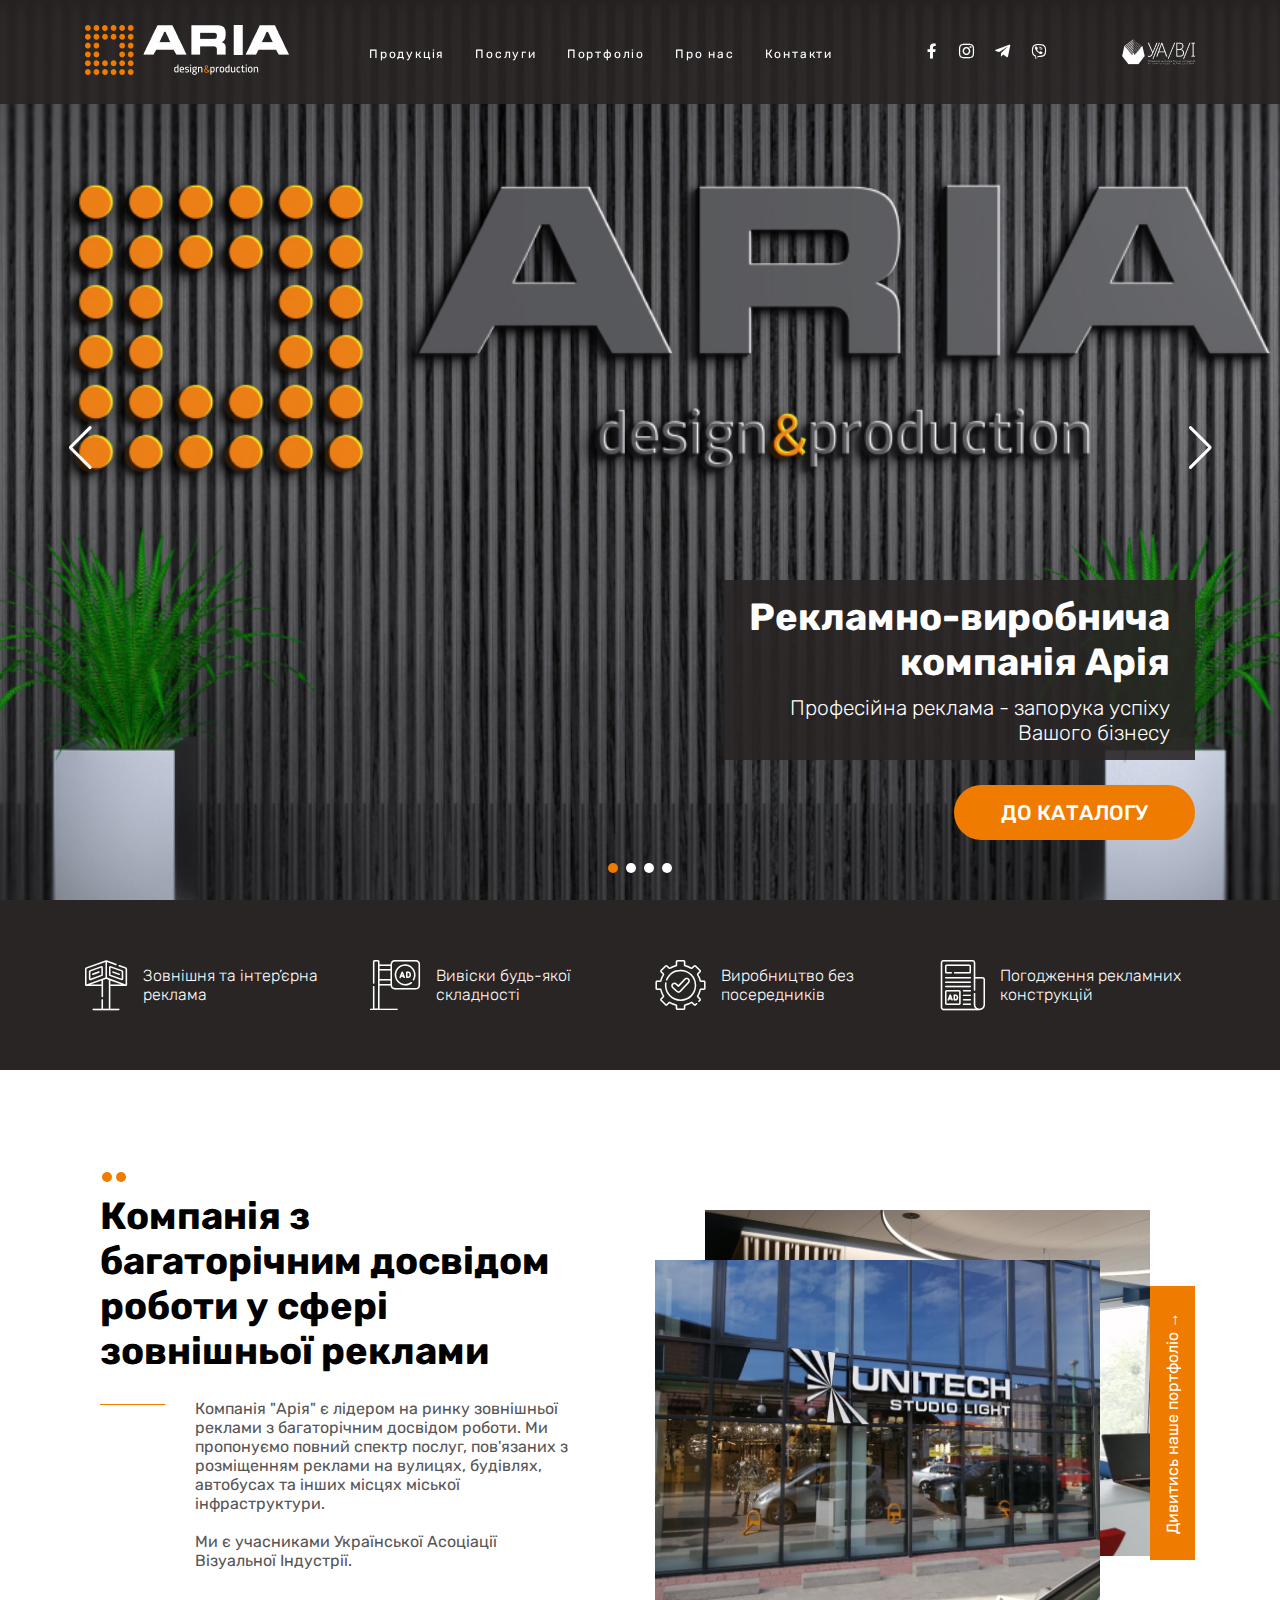
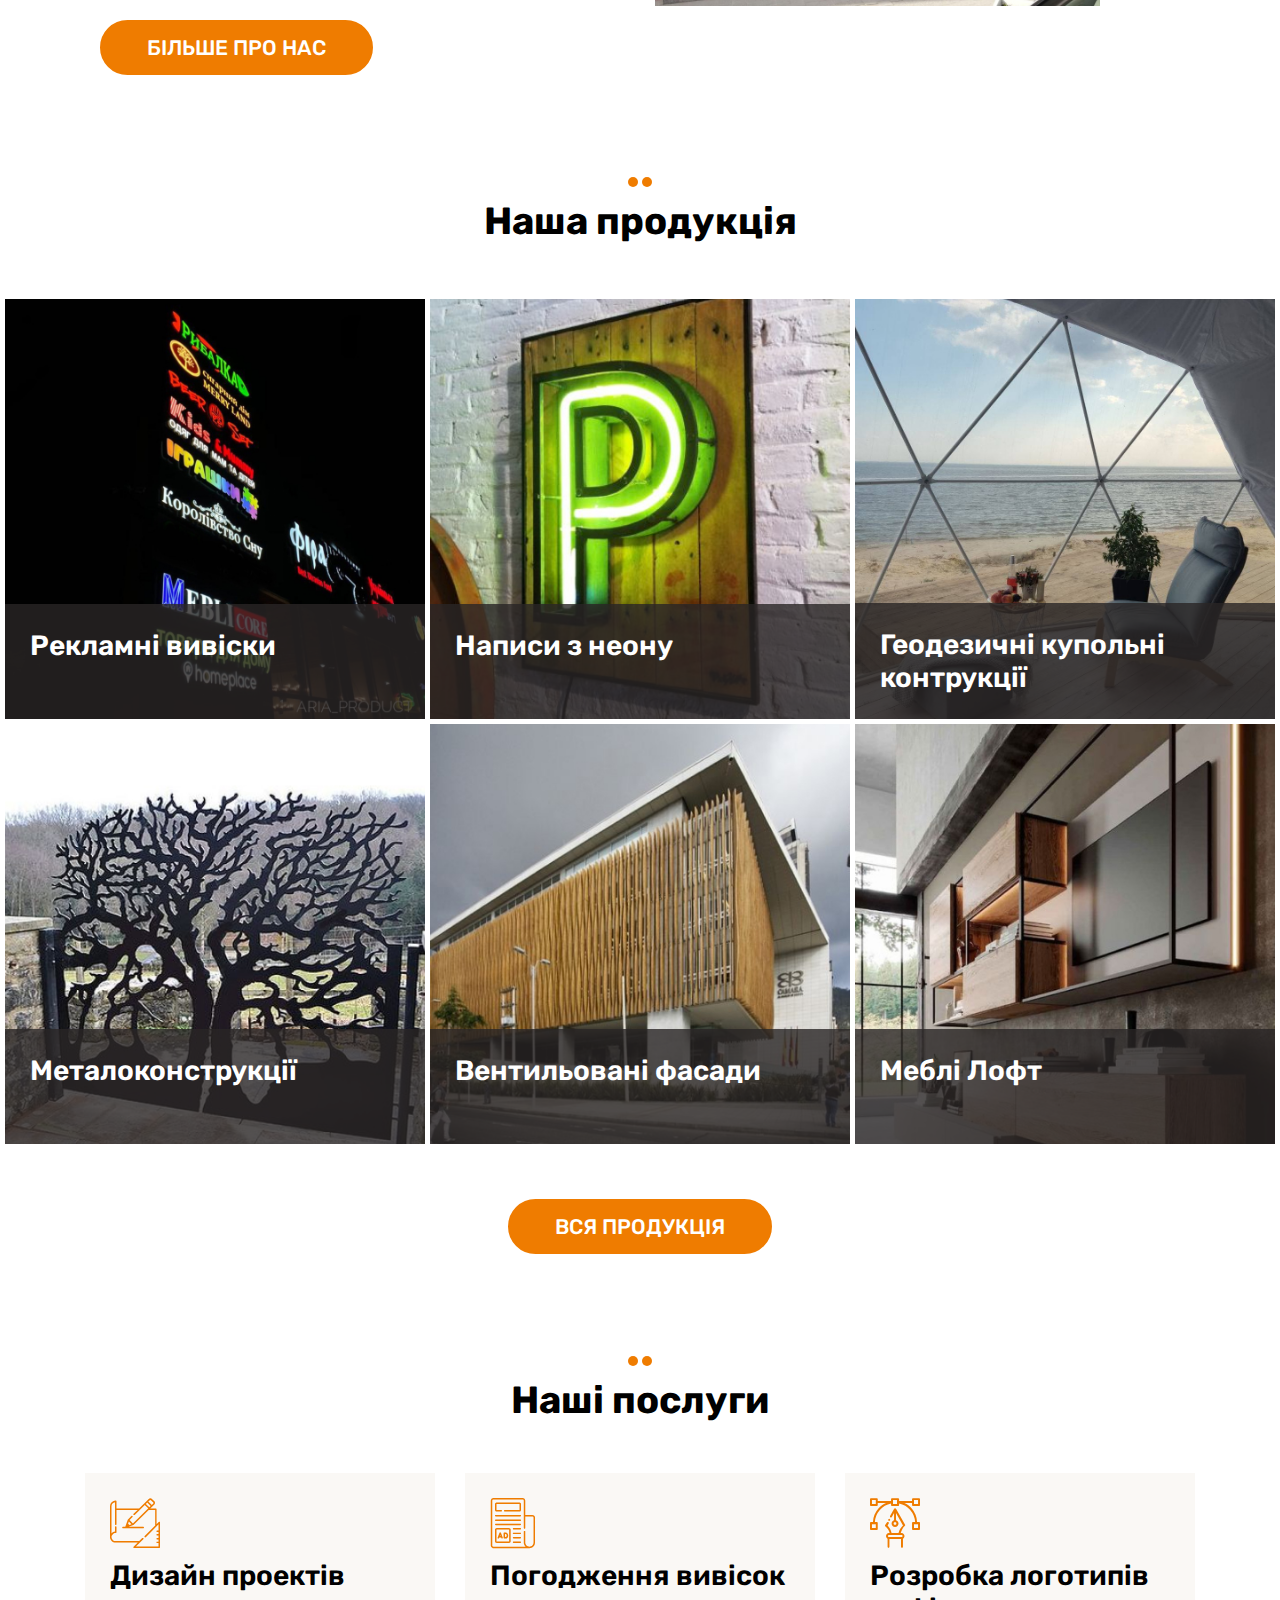
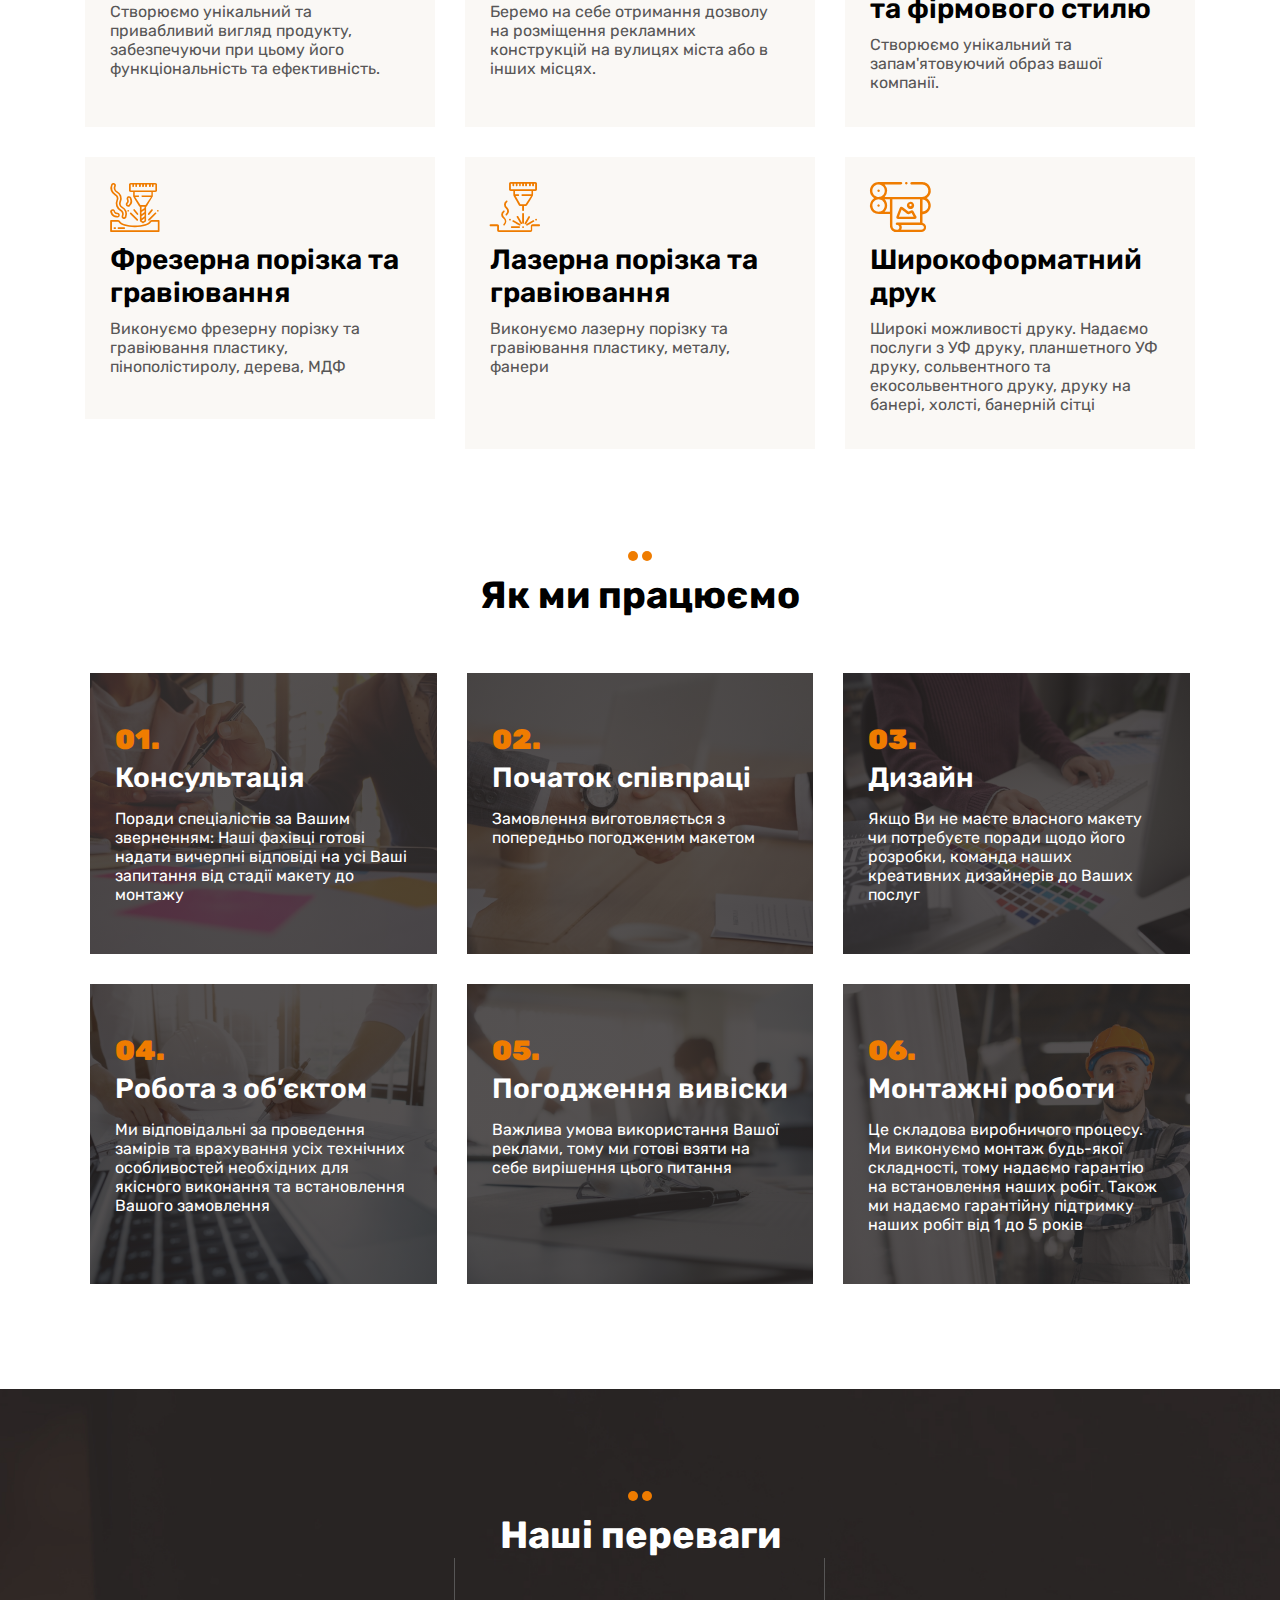
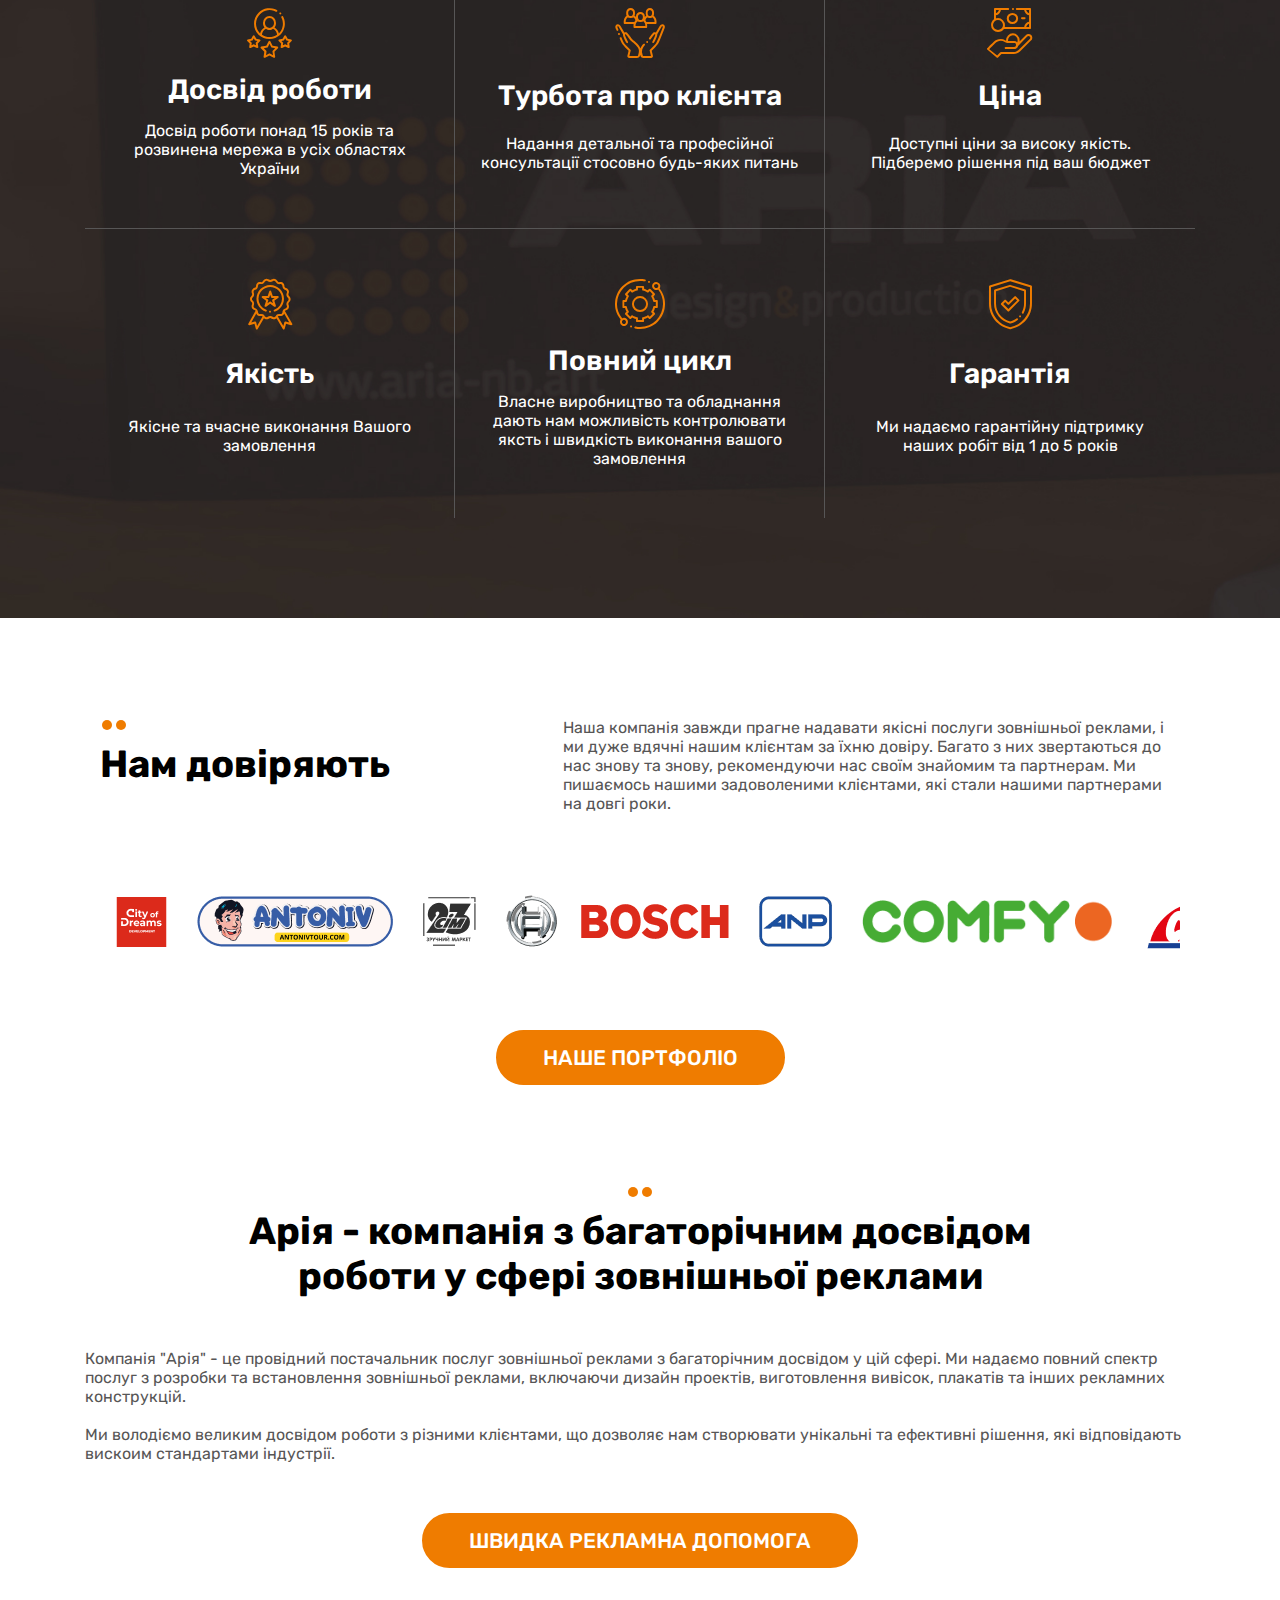
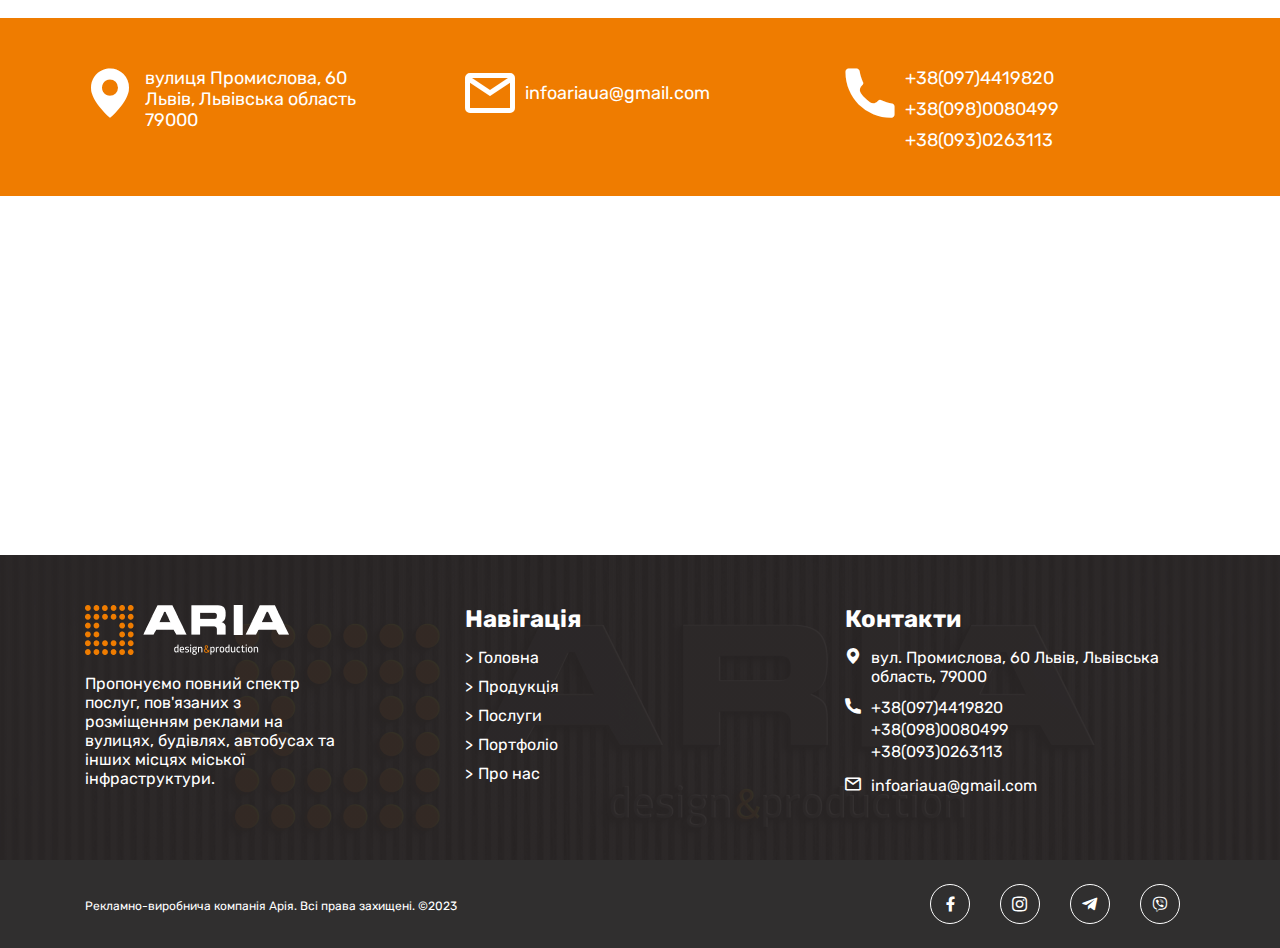
<file: index.html>
<!DOCTYPE html>
<html lang="en">

<head>
  <meta charset="UTF-8" />
  <meta http-equiv="X-UA-Compatible" content="IE=edge" />
  <meta name="viewport" content="width=device-width, initial-scale=1.0" />
  <title>Aria</title>
  <link rel="preconnect" href="https://fonts.googleapis.com" />
  <link rel="preconnect" href="https://fonts.gstatic.com" crossorigin />
  <link rel="stylesheet" href="./scss/libs/bootstrap.min.css" />
  <link href="https://fonts.googleapis.com/css2?family=Rubik:wght@300;400;600;700;900&display=swap" rel="stylesheet" />
  <link rel="stylesheet" href="https://cdn.jsdelivr.net/npm/swiper@9/swiper-bundle.min.css" />
  <link rel="stylesheet" href="./scss/style.css?v=1.1" />
  <link rel="stylesheet" href="./scss/fonts/icon-aria.css" />
</head>

<body>
  <header class="header-aria">
    <div class="container header-wrapp">
      <a class="logo" href="./index.html"><img  src="./img/logo.png" alt="logo" /></a>
      
      <nav class="menu">
        <ul>
          <li><a  href="./product.html">Продукція</a></li>
          <li><a href="./posluga.html">Послуги</a></li>
          <li><a href="#">Портфоліо</a></li>
          <li><a class="js-scroll" href="#about">Про нас</a></li>
          <li><a class="js-scroll" href="#contact">Контакти</a></li>
        </ul>
      </nav>

      <ul class="social-networks">
        <li class="facebook">
          <a href="#"><i class="icon-facebook"></i></a>
        </li>
        <li class="instagram">
          <a href="#"><i class="icon-instagram"></i></a>
        </li>
        <li class="telegram">
          <a href="#"><i class="icon-telegram"></i></a>
        </li>
        <li class="viber">
          <a href="#"><i class="icon-viber"></i></a>
        </li>
      </ul>

      <img src="./img/adverts.png" class="adverts" alt="adverts" />

      <div class="toggle-menu" data-toggle-menu>
        Toggle menu
        <span class="menu__bar"></span>
        <span class="menu__bar"></span>
        <span class="menu__bar"></span>
      </div>
     
    </div>
  </header>
  <section class="main-banner__aria banner__aria">

    <div class="main-banner__wrapp">
      <div class="swiper banner-main-aria">
        <div class="swiper-wrapper">
          <div class="swiper-slide banner-slider-item" style="background: url(./img/slide1-img.jpg);background-position: center center;
            background-size: cover;">
            <div class="container">
              <div class="banner-content">
                <div class="banner-info">
                  <h2 class="title__aria h2 ">Рекламно-виробнича </br>компанія Арія</h2>
                  <p class="description__aria">
                    Професійна реклама - запорука успіху </br>Вашого бізнесу
                  </p>
                </div>
                <a class="btn" href="#">До каталогу</a>
              </div>
            </div>
          </div>
          <div class="swiper-slide banner-slider-item" style="background: url(./img/slide2-img.jpg);background-position: center center;
            background-size: cover;">
            <div class="container">
              <div class="banner-content">
                <div class="banner-info">
                  <h2 class="title__aria h2 ">Рекламно-виробнича </br>компанія Арія</h2>
                  <p class="description__aria">
                    Професійна реклама - запорука успіху </br>Вашого бізнесу
                  </p>
                </div>
                <a class="btn" href="#">До каталогу</a>
              </div>
            </div>
          </div>
          <div class="swiper-slide banner-slider-item" style="background: url(./img/slide3-img.jpg);background-position: center center;
            background-size: cover;">
            <div class="container">
              <div class="banner-content">
                <div class="banner-info">
                  <h2 class="title__aria h2 ">Рекламно-виробнича </br>компанія Арія</h2>
                  <p class="description__aria">
                    Професійна реклама - запорука успіху </br>Вашого бізнесу
                  </p>
                </div>
                <a class="btn" href="#">До каталогу</a>
              </div>
            </div>
          </div>
          <div class="swiper-slide banner-slider-item" style="background: url(./img/slide4-img.jpg);background-position: center center;
            background-size: cover;">
            <div class="container">
              <div class="banner-content">
                <div class="banner-info">
                  <h2 class="title__aria h2 ">Рекламно-виробнича </br>компанія Арія</h2>
                  <p class="description__aria">
                    Професійна реклама - запорука успіху </br>Вашого бізнесу
                  </p>
                </div>
                <a class="btn" href="#">До каталогу</a>
              </div>
            </div>
          </div>
        </div>
        <div class="swiper-pagination"></div>

        <div class="swiper-button-prev"></div>
        <div class="swiper-button-next"></div>

      </div>
      <div class="banner-services">
        <div class="container">
          <ul class="row">
            <li class="col-medium-3">
              <i class="icon-signboards"></i>
              <p>Зовнішня та інтер’єрна реклама</p>
            </li>
            <li class="col-medium-3">
              <i class="icon-signboard"></i>
              <p>Вивіски будь-якої складності</p>
            </li>
            <li class="col-medium-3">
              <i class="icon-quality"></i>
              <p>Виробництво без посередників</p>
            </li>
            <li class="col-medium-3">
              <i class="icon-confirmation"></i>
              <p>Погодження рекламних конструкцій</p>
            </li>
          </ul>

        </div>
      </div>

    </div>
    <!-- <div class="container">
        <div class="main-banner__wrapp">
          <h1 class="title__aria h1">
            <span></span>
            Рекламно-виробнича компанія Арія
          </h1>
          <p class="description__aria">
            Професійна реклама - запорука успіху Вашого бізнесу
          </p>
          <a href="#" class="btn">До каталогу</a>
        </div>
        <ul class="banner-services row">
          <li class="col-medium-3">
            <i class="icon-signboards"></i>
            <p>Зовнішня та інтер’єрна реклама</p>
          </li>
          <li class="col-medium-3">
            <i class="icon-signboard"></i>
            <p>Вивіски будь-якої складності</p>
          </li>
          <li class="col-medium-3">
            <i class="icon-quality"></i>
            <p>Виробництво без посередників</p>
          </li>
          <li class="col-medium-3">
            <i class="icon-confirmation"></i>
            <p>Погодження рекламних конструкцій</p>
          </li>
        </ul>
      </div> -->
  </section>
  <section class="about-us__aria" id="about">
    <div class="container row">
      <div class="col-medium-6 about-us-item">
        <div class="about-us--info">
          <h2 class="title__aria h2 left">
            <span></span>
            Компанія з багаторічним досвідом роботи у сфері зовнішньої реклами
          </h2>
          <p class="desc__arial with-line">
            Компанія "Арія" є лідером на ринку зовнішньої реклами з багаторічним досвідом роботи. Ми пропонуємо повний спектр послуг, пов'язаних з розміщенням реклами на вулицях, будівлях, автобусах та інших місцях міської інфраструктури.
            <br />
            <br />
            Ми є учасниками Української Асоціації Візуальної Індустрії.
          </p>
          <a class="btn" href="#">більше про нас</a>
        </div>
      </div>
      <div class="col-medium-6 about-us-item">
        <div class="about-us--img">
          <img src="./img/about-us.jpg" class="img-top" alt="about-us" />
          <img src="./img/about-us1.jpg" class="img-bottom" alt="about-us" />
        </div>
        <a class="about-us--btn" href="#"> Дивитись наше портфоліо →</a>
      </div>
    </div>
  </section>


  <section class="our-product__aria">
    <div class="container">
      <h2 class="title__aria h2 center">
        <span></span>
        Наша продукція
      </h2>
    </div>
    <div class="products">
      <div class="product">
        <img src="./img/prod1.jpg" alt="img" />
        <div class="product-info">
          <h3 class="h3">Рекламні вивіски</h3>
        </div>

      </div>
      <div class="product">
        <img src="./img/prod2.jpg" alt="img" />
        <div class="product-info">
          <h3 class="h3">Написи з неону</h3>
        </div>

      </div>
      <div class="product">
        <img src="./img/prod3.jpg" alt="img" />
        <div class="product-info">
          <h3 class="h3">Геодезичні купольні контрукції</h3>
        </div>

      </div>
      <div class="product">
        <img src="./img/prod4.jpg" alt="img" />
        <div class="product-info">
          <h3 class="h3">Металоконструкції</h3>
        </div>

      </div>
      <div class="product">
        <img src="./img/prod5.jpg" alt="img" />
        <div class="product-info">
          <h3 class="h3">Вентильовані фасади</h3>
        </div>

      </div>
      <div class="product">
        <img src="./img/prod6.jpg" alt="img" />
        <div class="product-info">
          <h3 class="h3">Меблі Лофт</h3>
        </div>

      </div>
    </div>
    <a class="btn" href="#">вся продукція</a>
  </section>

  <section class="our-services__aria">
    <div class="container">
      <h2 class="title__aria h2 center">
        <span></span>
        Наші послуги
      </h2>
      <div class="serices_elts row">
        <div class="serices_el col-medium-6 col-large-4">
          <i class="icon-sign"></i>
          <h3 class="d-pr">
            Дизайн 
            проектів
          </h3>
          <p>
            Створюємо унікальний та привабливий вигляд продукту, забезпечуючи при цьому його функціональність та ефективність.
          </p>
        </div>

        <div class="serices_el col-medium-6 col-large-4">
          <i class="icon-confirmation"></i>
          <h3>Погодження вивісок</h3>
          <p>
            Беремо на себе отримання дозволу на розміщення рекламних конструкцій на вулицях міста або в інших місцях.
          </p>
        </div>
        <div class="serices_el col-medium-6 col-large-4">
          <i class="icon-pen"></i>
          <h3>Розробка логотипів та фірмового стилю</h3>
          <p>
            Створюємо унікальний та запам'ятовуючий образ вашої компанії.
          </p>
        </div>
        <div class="serices_el col-medium-6 col-large-4">
          <i class="icon-milling-machine"></i>
          <h3>Фрезерна порізка та гравіювання</h3>
          <p>
            Виконуємо фрезерну порізку та гравіювання пластику, пінополістиролу, дерева, МДФ
          </p>
        </div>

        <div class="serices_el col-medium-6 col-large-4">
          <i class="icon-laser-cutting-machine-1"></i>
          <h3>Лазерна порізка та гравіювання</h3>
          <p>
            Виконуємо лазерну порізку та гравіювання пластику, металу, фанери
          </p>
        </div>
        <div class="serices_el col-medium-6 col-large-4">
          <i class="icon-heat-press"></i>
          <h3>Широкоформатний друк</h3>
          <p>
            Широкі можливості друку. Надаємо послуги з УФ друку, планшетного УФ друку, сольвентного та екосольвентного друку, друку на банері, холсті, банерній сітці
          </p>
        </div>
      </div>
    </div>
  </section>

  <section class="we-work__aria">
    <div class="container">
      <h2 class="title__aria h2 center">
        <span></span>
        Як ми працюємо
      </h2>

      <div class="steps-work">
        <div class="step-work">
          <img src="./img/s1.jpg" alt="Консультація" />
          <span class="sten-number">01.</span>
          <h3 class="h3 step-title">Консультація</h3>
          <p class="step-description">
            Поради спеціалістів за Вашим зверненням: Наші фахівці готові
            надати вичерпні відповіді на усі Ваші запитання від стадії макету
            до монтажу
          </p>
        </div>
        <div class="step-work">
          <img src="./img/s2.jpg" alt="Початок співпраці" />
          <span class="sten-number">02.</span>
          <h3 class="h3 step-title">Початок співпраці</h3>
          <p class="step-description">
            Замовлення виготовляється з попередньо погодженим макетом
          </p>
        </div>
        <div class="step-work">
          <span class="sten-number">03.</span>
          <img src="./img/s3.jpg" alt="Дизайн" />
          <h3 class="h3 step-title">Дизайн</h3>
          <p class="step-description">
            Якщо Ви не маєте власного макету чи потребуєте поради щодо його
            розробки, команда наших креативних дизайнерів до Ваших послуг
          </p>
        </div>
        <div class="step-work">
          <img src="./img/s4.jpg" alt="Робота з об’єктом" />
          <span class="sten-number">04.</span>
          <h3 class="h3 step-title">Робота з об’єктом</h3>
          <p class="step-description">
            Ми відповідальні за проведення замірів та врахування усіх
            технічних особливостей необхідних для якісного виконання та
            встановлення Вашого замовлення
          </p>
        </div>
        <div class="step-work">
          <img src="./img/s5.jpg" alt="Погодження вивіски" />
          <span class="sten-number">05.</span>
          <h3 class="h3 step-title">Погодження вивіски</h3>
          <p class="step-description">
            Важлива умова використання Вашої реклами, тому ми готові взяти на
            себе вирішення цього питання
          </p>
        </div>
        <div class="step-work">
          <img src="./img/s6.jpg" alt="Монтажні роботи" />
          <span class="sten-number">06.</span>
          <h3 class="h3 step-title">Монтажні роботи</h3>
          <p class="step-description">
            Це складова виробничого процесу. Ми виконуємо монтаж будь-якої
            складності, тому надаємо гарантію на встановлення наших робіт.
            Також ми надаємо гарантійну підтримку наших робіт від 1 до 5 років
          </p>
        </div>
      </div>
    </div>
  </section>

  <section class="our-advantages__aria">
    <div class="container">
      <h2 class="title__aria h2 center">
        <span></span>
        Наші переваги
      </h2>

      <div class="advantages">
        <div class="advantage">
          <i class="icon-user"></i>
          <h3 class="h3 advantage-title">Досвід роботи</h3>
          <p class="advantage-description">
            Досвід роботи понад 15 років та розвинена мережа в усіх областях
            України
          </p>
        </div>
        <div class="advantage">
          <i class="icon-users"></i>
          <h3 class="h3 advantage-title">Турбота про клієнта</h3>
          <p class="advantage-description">
            Надання детальної та професійної консультації стосовно будь-яких
            питань
          </p>
        </div>
        <div class="advantage">
          <i class="icon-price"></i>
          <h3 class="h3 advantage-title">Ціна</h3>
          <p class="advantage-description">
            Доступні ціни за високу якість. Підберемо рішення під ваш бюджет
          </p>
        </div>
        <div class="advantage">
          <i class="icon-guarantee"></i>
          <h3 class="h3 advantage-title">Якість</h3>
          <p class="advantage-description">
            Якісне та вчасне виконання Вашого замовлення
          </p>
        </div>
        <div class="advantage">
          <i class="icon-technical-support"></i>
          <h3 class="h3 advantage-title">Повний цикл</h3>
          <p class="advantage-description">
            Власне виробництво та обладнання дають нам можливість контролювати
            яксть і швидкість виконання вашого замовлення
          </p>
        </div>
        <div class="advantage">
          <i class="icon-check"></i>
          <h3 class="h3 advantage-title">Гарантія</h3>
          <p class="advantage-description">
            Ми надаємо гарантійну підтримку наших робіт від 1 до 5 років
          </p>
        </div>
      </div>
    </div>
  </section>

  <section class="trust-us__aria">
    <div class="container row trust-us">
      <div class="col-medium-5">
        <h2 class="title__aria h2 left">
          <span></span>
          Нам довіряють
        </h2>
      </div>
      <div class="col-medium-7">
        <p class="description">
          Наша компанія завжди прагне надавати якісні послуги зовнішньої реклами, і ми дуже вдячні нашим клієнтам за їхню довіру. Багато з них звертаються до нас знову та знову, рекомендуючи нас своїм знайомим та партнерам. Ми пишаємось нашими задоволеними клієнтами, які стали нашими партнерами на довгі роки.
        </p>
      </div>
      <div class="client">
        <div class="client-track">
          <div class="client">
            <img src="./img/client/cityofdreams.png" alt="cityofdreams" />
          </div>
          <div class="client">
            <img src="./img/client/antoniv.png" alt="" />
          </div>
          <div class="client">
            <img src="./img/client/cim23.png" alt="" />
          </div>
          <div class="client">
            <img src="./img/client/bosch.png" alt="" />
          </div>
          <div class="client">
            <img src="./img/client/anp.png" alt="" />
          </div>
          <div class="client">
            <img src="./img/client/comfy.png" alt="" />
          </div>
          <div class="client">
            <img src="./img/client/arsen.png" alt="" />
          </div>
          <div class="client">
            <img src="./img/client/brokbisnes.png" alt="" />
          </div>
          <div class="client">
            <img src="./img/client/intempo.png" alt="" />
          </div>
          <div class="client">
            <img src="./img/client/watsons.png" alt="" />
          </div>
          <div class="client">
            <img src="./img/client/bank-finans.png" alt="" />
          </div>
          <div class="client">
            <img src="./img/client/nasta.png" alt="" />
          </div>
          <div class="client">
            <img src="./img/client/myhouse.png" alt="" />
          </div>
          <div class="client">
            <img src="./img/client/knyazha.png" alt="" />
          </div>
          <div class="client">
            <img src="./img/client/blyzenko.png" alt="" />
          </div>
          <div class="client">
            <img src="./img/client/alfalend.png" alt="" />
          </div>
          <div class="client">
            <img src="./img/client/alfa-bank.png" alt="" />
          </div>
          <div class="client">
            <img src="./img/client/continent.png" alt="" />
          </div>
          <div class="client">
            <img src="./img/client/brama.png" alt="" />
          </div>
          <div class="client">
            <img src="./img/client/astrabank.png" alt="" />
          </div>
          <div class="client">
            <img src="./img/client/electroua.png" alt="" />
          </div>
          <div class="client">
            <img src="./img/client/fitcurves.png" alt="" />
          </div>
          <div class="client">
            <img src="./img/client/up.png" alt="" />
          </div>
          <div class="client">
            <img src="./img/client/activebank.png" alt="" />
          </div>
          <div class="client">
            <img src="./img/client/svitoch.png" alt="" />
          </div>
          <div class="client">
            <img src="./img/client/sas.png" alt="" />
          </div>
          <div class="client">
            <img src="./img/client/mistexpress.png" alt="" />
          </div>
          <div class="client">
            <img src="./img/client/tkc.png" alt="" />
          </div>
          <div class="client">
            <img src="./img/client/novaliga.png" alt="" />
          </div>
          <div class="client">
            <img src="./img/client/bankdiamant.png" alt="" />
          </div>
          <div class="client">
            <img src="./img/client/bankgrant.png" alt="" />
          </div>
          <div class="client">
            <img src="./img/client/avias.png" alt="" />
          </div>
          <div class="client">
            <img src="./img/client/siemens.png" alt="" />
          </div>
          <div class="client">
            <img src="./img/client/uniCredit.png" alt="" />
          </div>
          <div class="client">
            <img src="./img/client/vab.png" alt="" />
          </div>
          <div class="client">
            <img src="./img/client/kingCross.png" alt="" />
          </div>
          <div class="client">
            <img src="./img/client/lifecell.png" alt="" />
          </div>
          <div class="client">
            <img src="./img/client/mistExpres.png" alt="" />
          </div>
          <div class="client">
            <img src="./img/client/colorstudio.png" alt="" />
          </div>
          <div class="client">
            <img src="./img/client/otto.png" alt="" />
          </div>
          <div class="client">
            <img src="./img/client/megasport.png" alt="" />
          </div>
          <div class="client">
            <img src="./img/client/cars24.png" alt="" />
          </div>
          <div class="client">
            <img src="./img/client/anex.png" alt="" />
          </div>
          <div class="client">
            <img src="./img/client/computer.png" alt="" />
          </div>
          <div class="client">
            <img src="./img/client/fayna.png" alt="" />
          </div>
          <div class="client">
            <img src="./img/client/fclviv.png" alt="" />
          </div>
          <div class="client">
            <img src="./img/client/medialt.png" alt="" />
          </div>
          <div class="client">
            <img src="./img/client/misto.png" alt="" />
          </div>
          <div class="client">
            <img src="./img/client/sanmarco.png" alt="" />
          </div>
          <div class="client">
            <img src="./img/client/sun.png" alt="" />
          </div>
          <div class="client">
            <img src="./img/client/thinkGlibal.png" alt="" />
          </div>
          <div class="client">
            <img src="./img/client/vuho.com.png" alt="" />
          </div>
        </div>
      </div>
      <a href="#" class="btn">наше портфоліо</a>
      <div class="trust-us--info">
        <h2 class="title__aria h2 center">
          <span></span>
          Арія - компанія з багаторічним досвідом роботи у сфері зовнішньої
          реклами
        </h2>
        <p class="desc__arial">
          Компанія "Арія" - це провідний постачальник послуг зовнішньої реклами з багаторічним досвідом у цій сфері. Ми
          надаємо повний спектр послуг з розробки та встановлення зовнішньої реклами, включаючи дизайн проектів,
          виготовлення вивісок, плакатів та інших рекламних конструкцій.
          <br /><br />Ми володіємо великим досвідом роботи з різними клієнтами, що дозволяє нам створювати унікальні та
          ефективні рішення, які відповідають вискоим стандартами індустрії.
        </p>
        <a class="btn" href="#">швидка рекламна допомога</a>
      </div>
    </div>
  </section>

  <section class="cta__aria" id="contact">
    <div class="container">
      <div class="row cta">
        <div class="col-medium-4 cta-location">
          <i class="icon-location"></i>
          <div class="cta-links">
            <a href="#">вулиця Промислова, 60 </br> Львів, Львівська область </br>79000</a>
          </div>
        </div>
        <div class="col-medium-4 cta-email">
          <i class="icon-envelope"></i>
          <div class="cta-links">
            <a href="#">infoariaua@gmail.com</a>
          </div>
        </div>
        <div class="col-medium-4 cta-phone">
          <i class="icon-phone"></i>
          <div class="cta-links">
            <a href="#">+38(097)4419820 </a>
            <a href="#"> +38(098)0080499 </a>
            <a href="#"> +38(093)0263113</a>
          </div>
        </div>
      </div>
    </div>
  </section>

  <iframe
    src="https://www.google.com/maps/embed?pb=!1m18!1m12!1m3!1d2571.890713286018!2d24.039745230606904!3d49.86329751350522!2m3!1f0!2f0!3f0!3m2!1i1024!2i768!4f13.1!3m3!1m2!1s0x473add0285541d65%3A0x6fbf09e8969cca9!2z0YPQuy4g0J_RgNC-0LzRi9GB0LvQvtCy0LAsIDYwLCDQm9GM0LLQvtCyLCDQm9GM0LLQvtCy0YHQutCw0Y8g0L7QsdC70LDRgdGC0YwsIDc5MDAw!5e0!3m2!1sru!2sua!4v1667923559979!5m2!1sru!2sua"
    width="100%" height="358px" style="border: 0" allowfullscreen="" loading="lazy"
    referrerpolicy="no-referrer-when-downgrade"></iframe>

    <footer>
      <div class="footer-top">
        <div class="container">
          <div class="row">
            <div class="col-large-4 col-medium-5 footer-info-item">
              <img src="./img/logo.png" alt="logo" />
              <p class="desc-footer">
                Пропонуємо повний спектр послуг, пов'язаних з розміщенням
                реклами на вулицях, будівлях, автобусах та інших місцях міської
                інфраструктури.
              </p>
            </div>
            <div class="col-large-4 col-medium-3 footer-info-item">
              <h4 class="title__aria h4">Навігація</h4>
              <ul class="footer-menu">
                <li class="footer-menu-item "><a href="./index.html">Головна</a></li>
                <li class="footer-menu-item"><a href="./catalog.html">Продукція</a></li>
                <li class="footer-menu-item"><a href="./posluga.html">Послуги</a></li>
                <li class="footer-menu-item"><a href="#portfolio">Портфоліо</a></li>
                <li class="footer-menu-item"><a href="#about">Про нас</a></li>
              </ul>
            </div>
            <div class=" col-medium-4 footer-info-item" >
              <h4 class="title__aria h4">Контакти</h4>
              <ul class="contact">
                <li class="contact-item">
                  <i class="icon-location"></i>
                  <span
                    >вул. Промислова, 60 Львів, Львівська область, 79000</span
                  >
                </li>
                <li class="contact-item">
                  <i class="icon-phone"></i>
                  <span>
                    <a href="#">+38(097)4419820 </a>
                    <a href="#"> +38(098)0080499 </a>
                    <a href="#"> +38(093)0263113</a>
                  </span>
                </li>
                <li class="contact-item">
                  <i class="icon-envelope"></i>
                  <span>
                    <a href="#">infoariaua@gmail.com</a>
                  </span>
                </li>
              </ul>
            </div>
          </div>
        </div>
      </div>
      <div class="footer-bottom">
        <div class="container footer-wrapp">
          <p>Рекламно-виробнича компанія Арія. Всі права захищені. ©2023</p>

          <ul class="social-networks">
            <li class="facebook">
              <a href="#"><i class="icon-facebook"></i></a>
            </li>
            <li class="instagram">
              <a href="#"><i class="icon-instagram"></i></a>
            </li>
            <li class="telegram">
              <a href="#"><i class="icon-telegram"></i></a>
            </li>
            <li class="viber">
              <a href="#"><i class="icon-viber"></i></a>
            </li>
          </ul>
        </div>
      </div>
    </footer>
  <script src="https://cdn.jsdelivr.net/npm/swiper@9/swiper-bundle.min.js"></script>
  <script src="./js/script.js"></script>
</body>

</html>
</file>
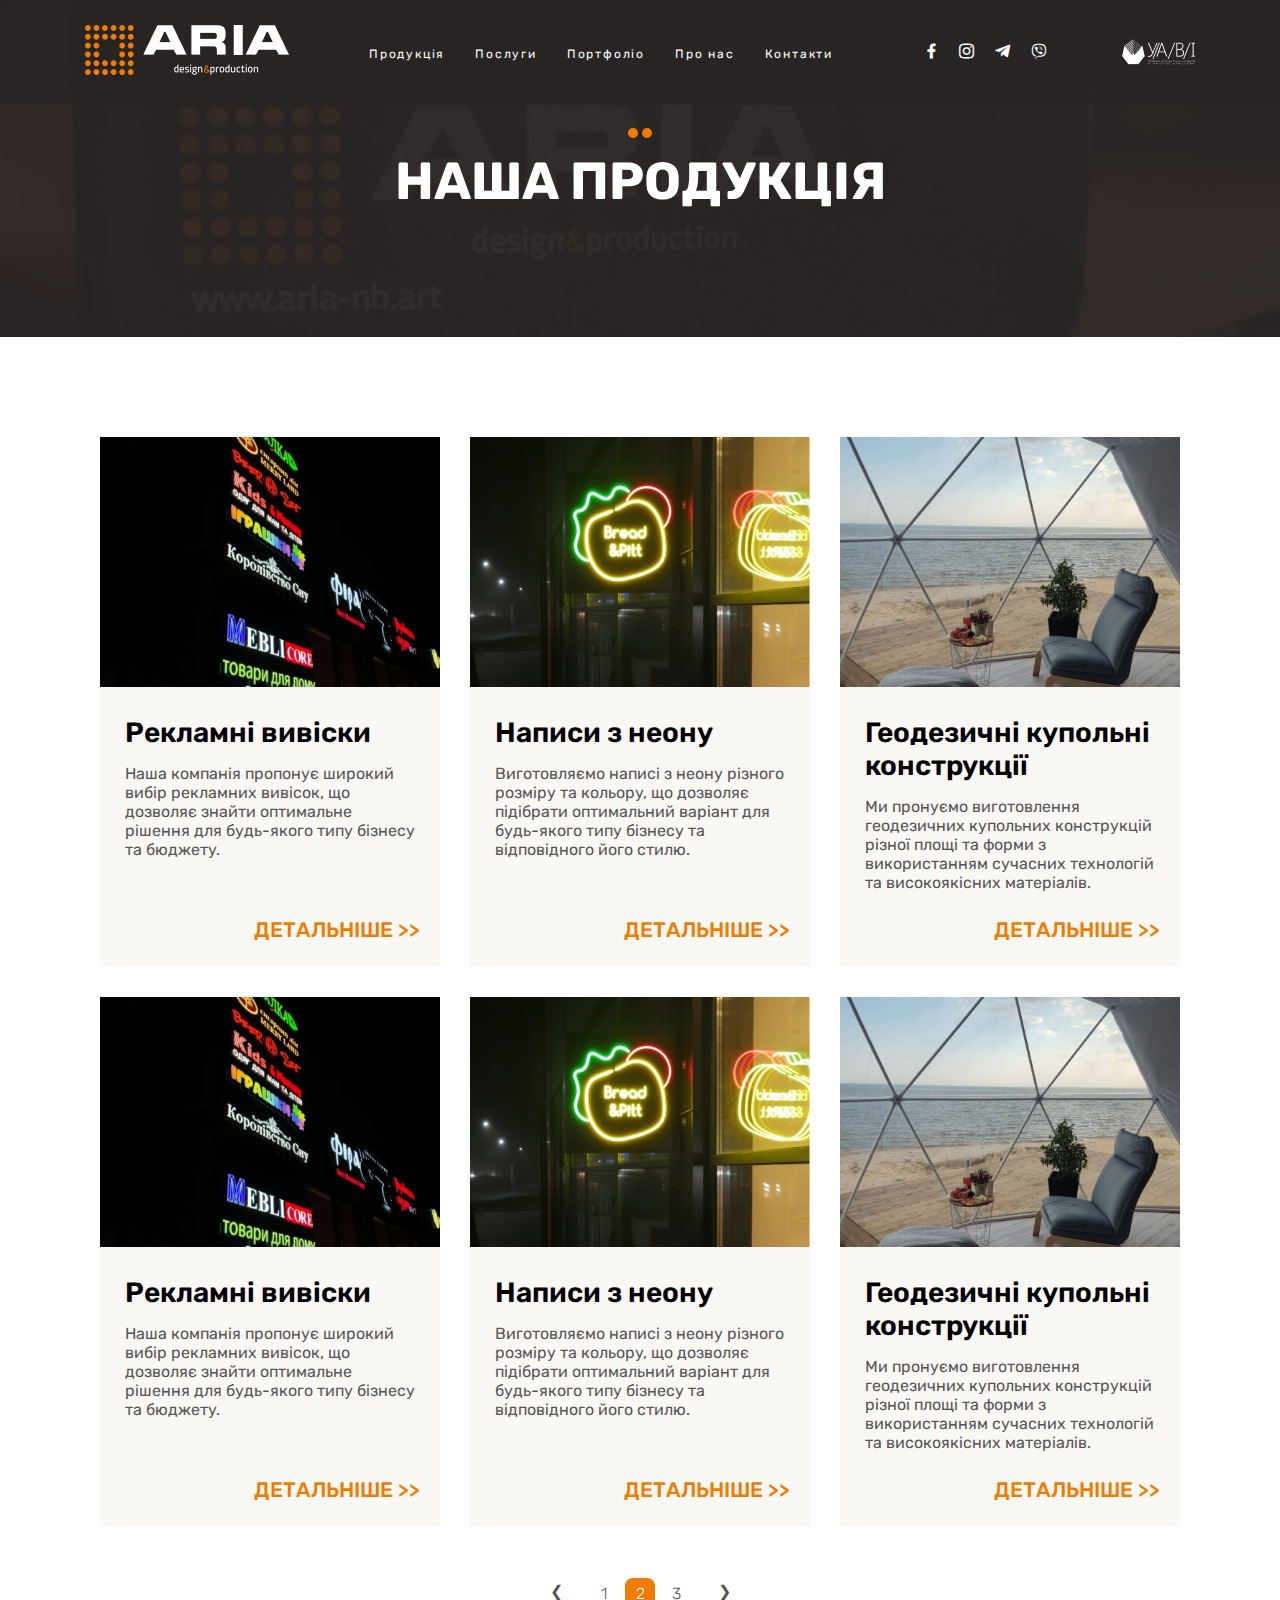
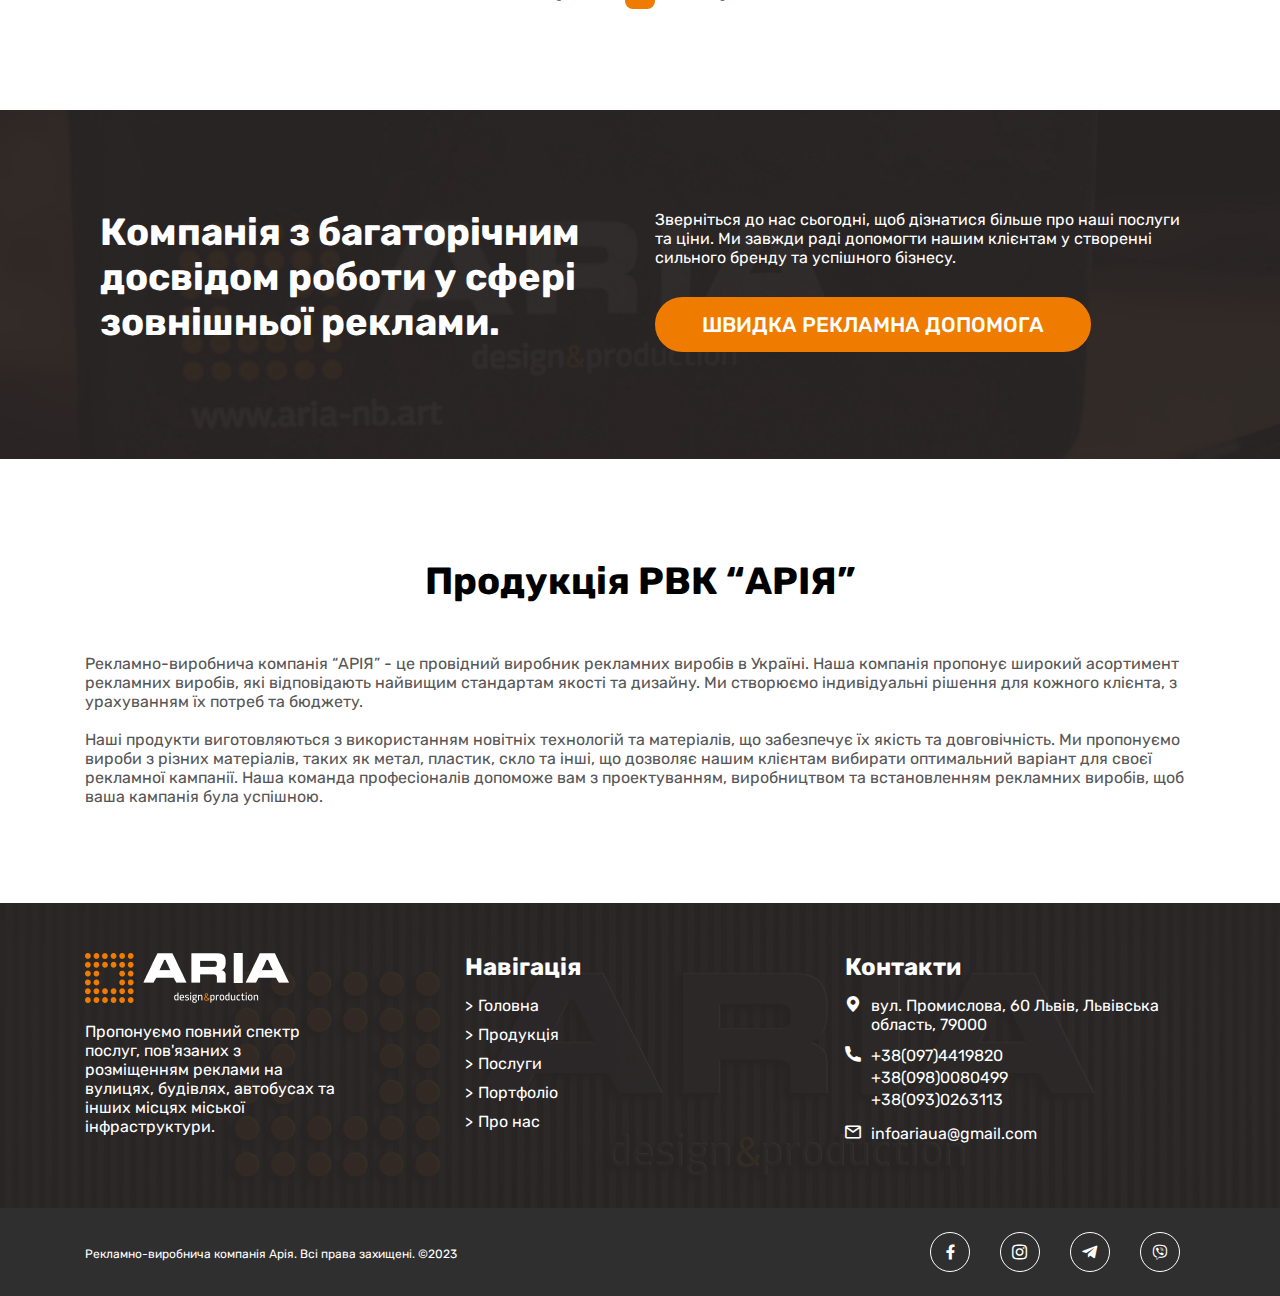
<file: catalog.html>
<!DOCTYPE html>
<html lang="en">
  <head>
    <meta charset="UTF-8" />
    <meta http-equiv="X-UA-Compatible" content="IE=edge" />
    <meta name="viewport" content="width=device-width, initial-scale=1.0" />
    <title>Aria</title>
    <link rel="preconnect" href="https://fonts.googleapis.com" />
    <link rel="preconnect" href="https://fonts.gstatic.com" crossorigin />
    <link rel="stylesheet" href="./scss/libs/bootstrap.min.css" />
    <link
      href="https://fonts.googleapis.com/css2?family=Rubik:wght@300;400;600;700;900&display=swap"
      rel="stylesheet"
    />
    <link rel="stylesheet" href="./scss/style.css?v=1.1" />
    <link rel="stylesheet" href="./scss/fonts/icon-aria.css" />
  </head>
  <body>
    <header class="header-aria">
      <div class="container header-wrapp">
        <a class="logo" href="./index.html"><img  src="./img/logo.png" alt="logo" /></a>
        
        <nav class="menu">
          <ul>
            <li><a  href="./product.html">Продукція</a></li>
            <li><a href="./posluga.html">Послуги</a></li>
            <li><a href="#">Портфоліо</a></li>
            <li><a class="js-scroll" href="#about">Про нас</a></li>
            <li><a class="js-scroll" href="#contact">Контакти</a></li>
          </ul>
        </nav>
  
        <ul class="social-networks">
          <li class="facebook">
            <a href="#"><i class="icon-facebook"></i></a>
          </li>
          <li class="instagram">
            <a href="#"><i class="icon-instagram"></i></a>
          </li>
          <li class="telegram">
            <a href="#"><i class="icon-telegram"></i></a>
          </li>
          <li class="viber">
            <a href="#"><i class="icon-viber"></i></a>
          </li>
        </ul>
  
        <img src="./img/adverts.png" class="adverts" alt="adverts" />
  
        <div class="toggle-menu" data-toggle-menu>
          Toggle menu
          <span class="menu__bar"></span>
          <span class="menu__bar"></span>
          <span class="menu__bar"></span>
        </div>
       
      </div>
    </header>
    <section
      class="banner__aria"
      style="
        background: url(./img/our-advantage.jpg);
        background-position: center center;
        background-size: cover;
      "
    >
      <div class="container">
        <div class="banner__wrapp small">
          <h1 class="title__aria h1">
            <span></span>
            Наша продукція
          </h1>
        </div>
      </div>
    </section>

    <section class="all-product__aria">
      <div class="container row">
        <div class="col-medium-6 col-large-4 product__aria-item">
          <div class="product-item">
            <img src="./img/prod1.jpg" alt="img" class="product-img__aria" />
            <div class="product-info">
              <h3 class="title__aria h3">Рекламні вивіски</h3>
              <p class="desk__aria">
                Наша компанія пропонує широкий вибір рекламних вивісок, що
                дозволяє знайти оптимальне рішення для будь-якого типу бізнесу
                та бюджету.
              </p>
              <a class="product-btn" href="#">Детальніше >></a>
            </div>
          </div>
        </div>
        <div class="col-medium-6 col-large-4 product__aria-item ">
          <div class="product-item">
            <img src="./img/work4.jpg" alt="img" class="product-img__aria" />
            <div class="product-info">
              <h3 class="title__aria h3">Написи з неону</h3>
              <p class="desk__aria">
                Виготовляємо написі з неону різного розміру та кольору, що
                дозволяє підібрати оптимальний варіант для будь-якого типу
                бізнесу та відповідного його стилю.
              </p>
              <a class="product-btn" href="#">Детальніше >></a>
            </div>
          </div>
        </div>
        <div class="col-medium-6 col-large-4 product__aria-item">
          <div class="product-item">
            <img src="./img/prod3.jpg" alt="img" class="product-img__aria" />
            <div class="product-info">
              <h3 class="title__aria h3">Геодезичні купольні конструкції</h3>
              <p class="desk__aria">
                Ми пронуємо виготовлення геодезичних купольних конструкцій
                різної площі та форми з використанням сучасних технологій та
                високоякісних матеріалів.
              </p>
              <a class="product-btn" href="#">Детальніше >></a>
            </div>
          </div>
        </div>
        <div class="col-medium-6 col-large-4 product__aria-item">
          <div class="product-item">
            <img src="./img/prod1.jpg" alt="img" class="product-img__aria" />
            <div class="product-info">
              <h3 class="title__aria h3">Рекламні вивіски</h3>
              <p class="desk__aria">
                Наша компанія пропонує широкий вибір рекламних вивісок, що
                дозволяє знайти оптимальне рішення для будь-якого типу бізнесу
                та бюджету.
              </p>
              <a class="product-btn" href="#">Детальніше >></a>
            </div>
          </div>
        </div>
        <div class="col-medium-6 col-large-4 product__aria-item">
          <div class="product-item">
            <img src="./img/work4.jpg" alt="img" class="product-img__aria" />
            <div class="product-info">
              <h3 class="title__aria h3">Написи з неону</h3>
              <p class="desk__aria">
                Виготовляємо написі з неону різного розміру та кольору, що
                дозволяє підібрати оптимальний варіант для будь-якого типу
                бізнесу та відповідного його стилю.
              </p>
              <a class="product-btn" href="#">Детальніше >></a>
            </div>
          </div>
        </div>
        <div class="col-medium-6 col-large-4 product__aria-item">
          <div class="product-item">
            <img src="./img/prod3.jpg" alt="img" class="product-img__aria" />
            <div class="product-info">
              <h3 class="title__aria h3">Геодезичні купольні конструкції</h3>
              <p class="desk__aria">
                Ми пронуємо виготовлення геодезичних купольних конструкцій
                різної площі та форми з використанням сучасних технологій та
                високоякісних матеріалів.
              </p>
              <a class="product-btn" href="#">Детальніше >></a>
            </div>
          </div>
        </div>
      </div>

      <div class="pagination">
        <span class="pagination-arrow">&#10094;</span>
        <span class="dot">1</span>
        <span class="dot active">2</span>
        <span class="dot">3</span>
        <span class="pagination-arrow">&#10095;</span>
      </div>
    </section>

    <section
      class="call-to-action__aria"
      style="
        background: url(./img/our-advantage.jpg);
        background-position:  center right;
        background-size: cover;
      "
    >
      <div class="container row cta-aria">
        <div class="col-large-6">
          <h2 class="title__aria h2">
            Компанія з багаторічним досвідом роботи у сфері зовнішньої реклами.
          </h2>
        </div>
        <div class="col-large-6">
          <p class="desc__arial">
            Зверніться до нас сьогодні, щоб дізнатися більше про наші послуги та
            ціни. Ми завжди раді допомогти нашим клієнтам у створенні сильного
            бренду та успішного бізнесу.
          </p>
          <a href="#" class="btn">Швидка рекламна допомога</a>
        </div>
      </div>
    </section>

    <section class="info__aria">
      <div class="container trust-us--info">
        <h2 class="title__aria h2 center">Продукція РВК “АРІЯ”</h2>
        <p class="desc__arial ">
          Рекламно-виробнича компанія “АРІЯ” - це провідний виробник рекламних
          виробів в Україні. Наша компанія пропонує широкий асортимент рекламних
          виробів, які відповідають найвищим стандартам якості та дизайну. Ми
          створюємо індивідуальні рішення для кожного клієнта, з урахуванням їх
          потреб та бюджету.<br /><br />
          Наші продукти виготовляються з використанням новітніх технологій та
          матеріалів, що забезпечує їх якість та довговічність. Ми пропонуємо
          вироби з різних матеріалів, таких як метал, пластик, скло та інші, що
          дозволяє нашим клієнтам вибирати оптимальний варіант для своєї
          рекламної кампанії. Наша команда професіоналів допоможе вам з
          проектуванням, виробництвом та встановленням рекламних виробів, щоб
          ваша кампанія була успішною.
        </p>
      </div>
    </section>

    <footer>
      <div class="footer-top">
        <div class="container">
          <div class="row">
            <div class="col-large-4 col-medium-5 footer-info-item">
              <img src="./img/logo.png" alt="logo" />
              <p class="desc-footer">
                Пропонуємо повний спектр послуг, пов'язаних з розміщенням
                реклами на вулицях, будівлях, автобусах та інших місцях міської
                інфраструктури.
              </p>
            </div>
            <div class="col-large-4 col-medium-3 footer-info-item">
              <h4 class="title__aria h4">Навігація</h4>
              <ul class="footer-menu">
                <li class="footer-menu-item"><a href="#">Головна</a></li>
                <li class="footer-menu-item"><a href="#">Продукція</a></li>
                <li class="footer-menu-item"><a href="#">Послуги</a></li>
                <li class="footer-menu-item"><a href="#">Портфоліо</a></li>
                <li class="footer-menu-item"><a href="#">Про нас</a></li>
              </ul>
            </div>
            <div class=" col-medium-4 footer-info-item">
              <h4 class="title__aria h4">Контакти</h4>
              <ul class="contact">
                <li class="contact-item">
                  <i class="icon-location"></i>
                  <span
                    >вул. Промислова, 60 Львів, Львівська область, 79000</span
                  >
                </li>
                <li class="contact-item">
                  <i class="icon-phone"></i>
                  <span>
                    <a href="#">+38(097)4419820 </a>
                    <a href="#"> +38(098)0080499 </a>
                    <a href="#"> +38(093)0263113</a>
                  </span>
                </li>
                <li class="contact-item">
                  <i class="icon-envelope"></i>
                  <span>
                    <a href="#">infoariaua@gmail.com</a>
                  </span>
                </li>
              </ul>
            </div>
          </div>
        </div>
      </div>
      <div class="footer-bottom">
        <div class="container footer-wrapp">
          <p>Рекламно-виробнича компанія Арія. Всі права захищені. ©2023</p>

          <ul class="social-networks">
            <li class="facebook">
              <a href="#"><i class="icon-facebook"></i></a>
            </li>
            <li class="instagram">
              <a href="#"><i class="icon-instagram"></i></a>
            </li>
            <li class="telegram">
              <a href="#"><i class="icon-telegram"></i></a>
            </li>
            <li class="viber">
              <a href="#"><i class="icon-viber"></i></a>
            </li>
          </ul>
        </div>
      </div>
    </footer>
    <script src="https://cdn.jsdelivr.net/npm/swiper@9/swiper-bundle.min.js"></script>
  <script src="./js/script.js"></script>
  </body>
</html>
</file>
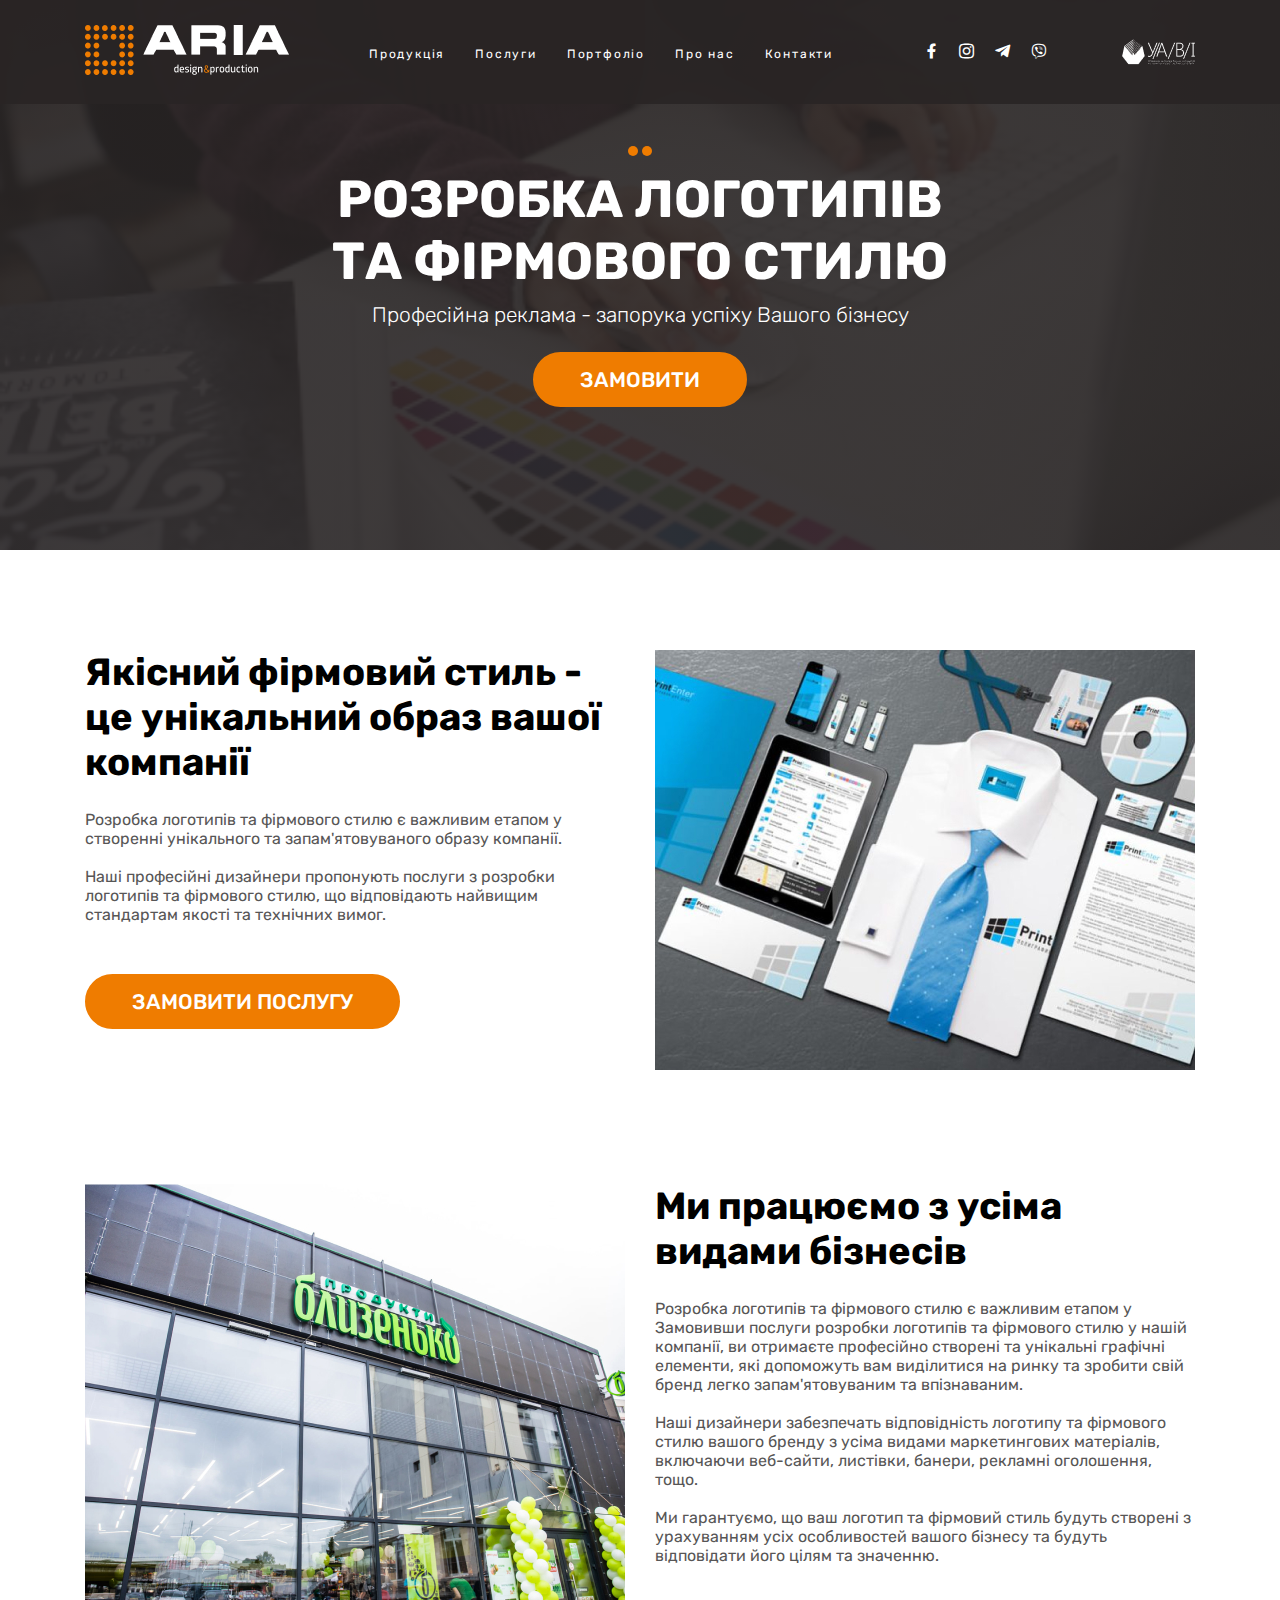
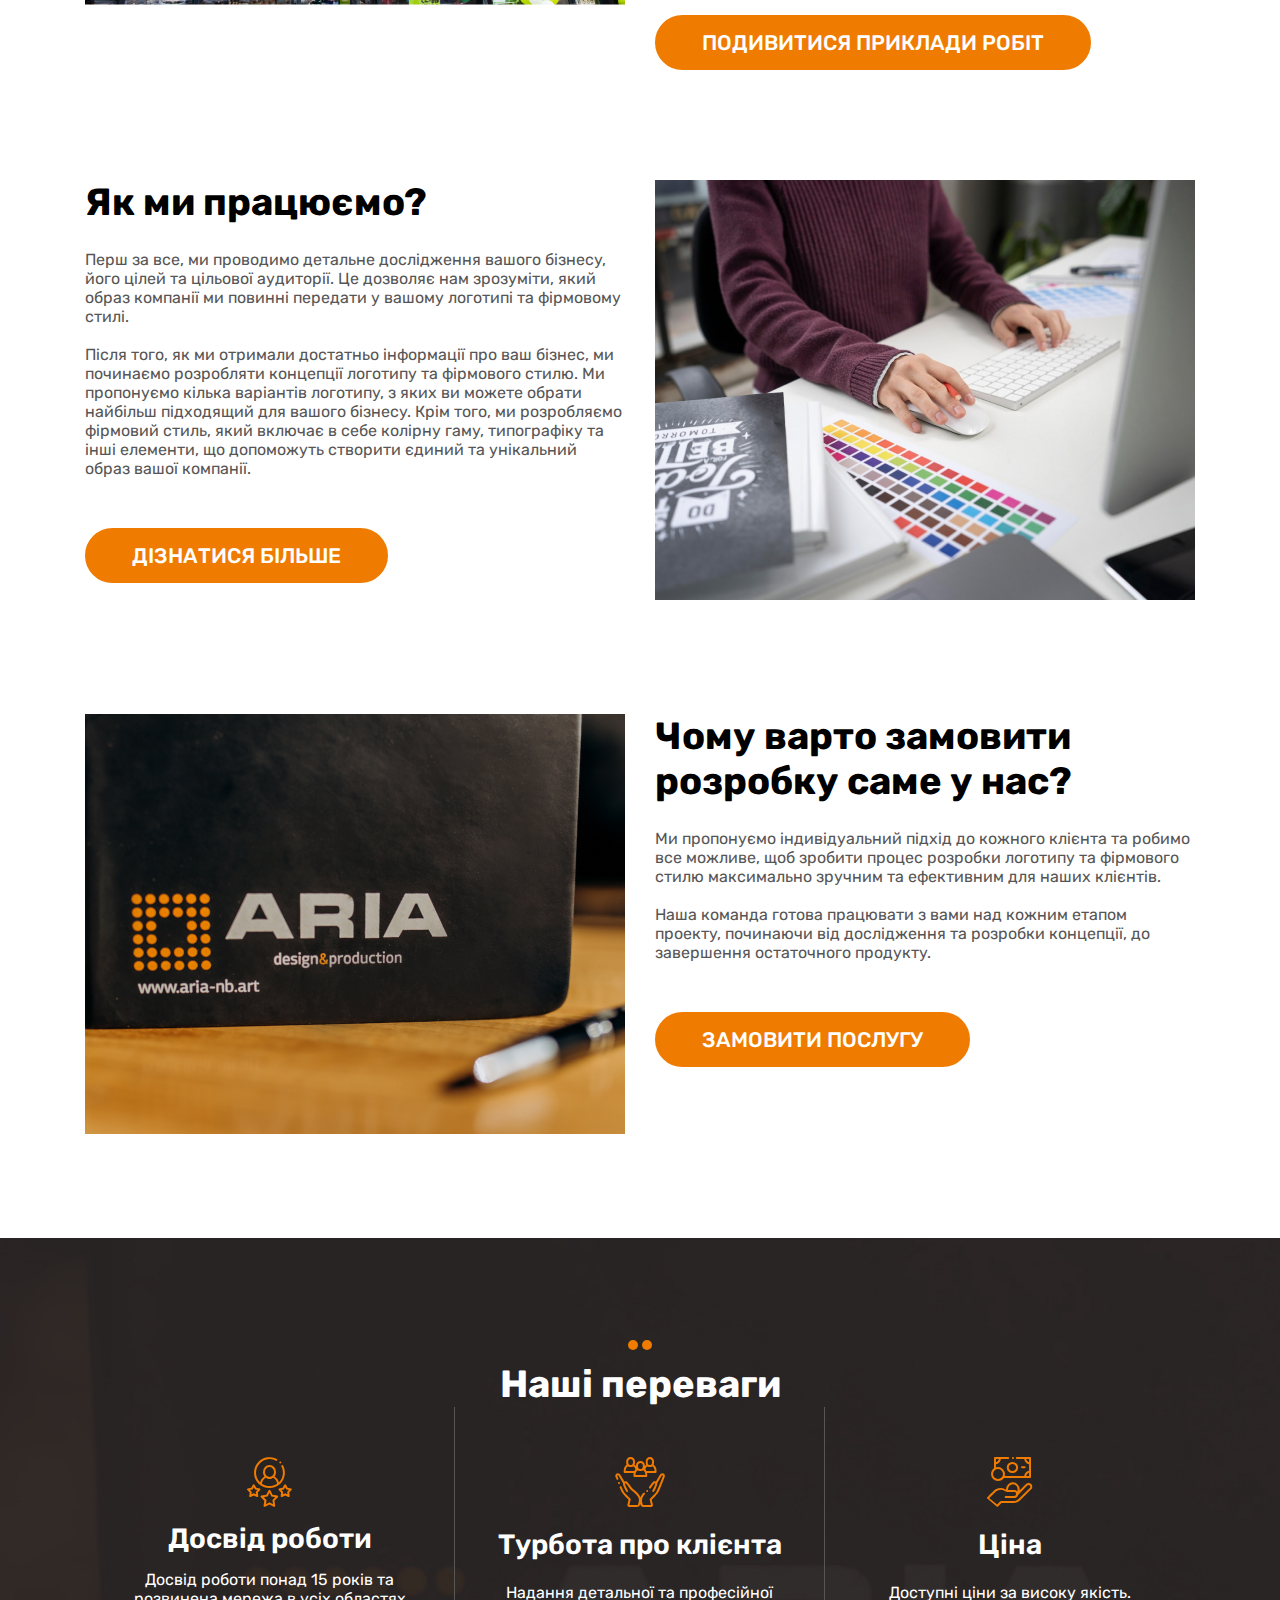
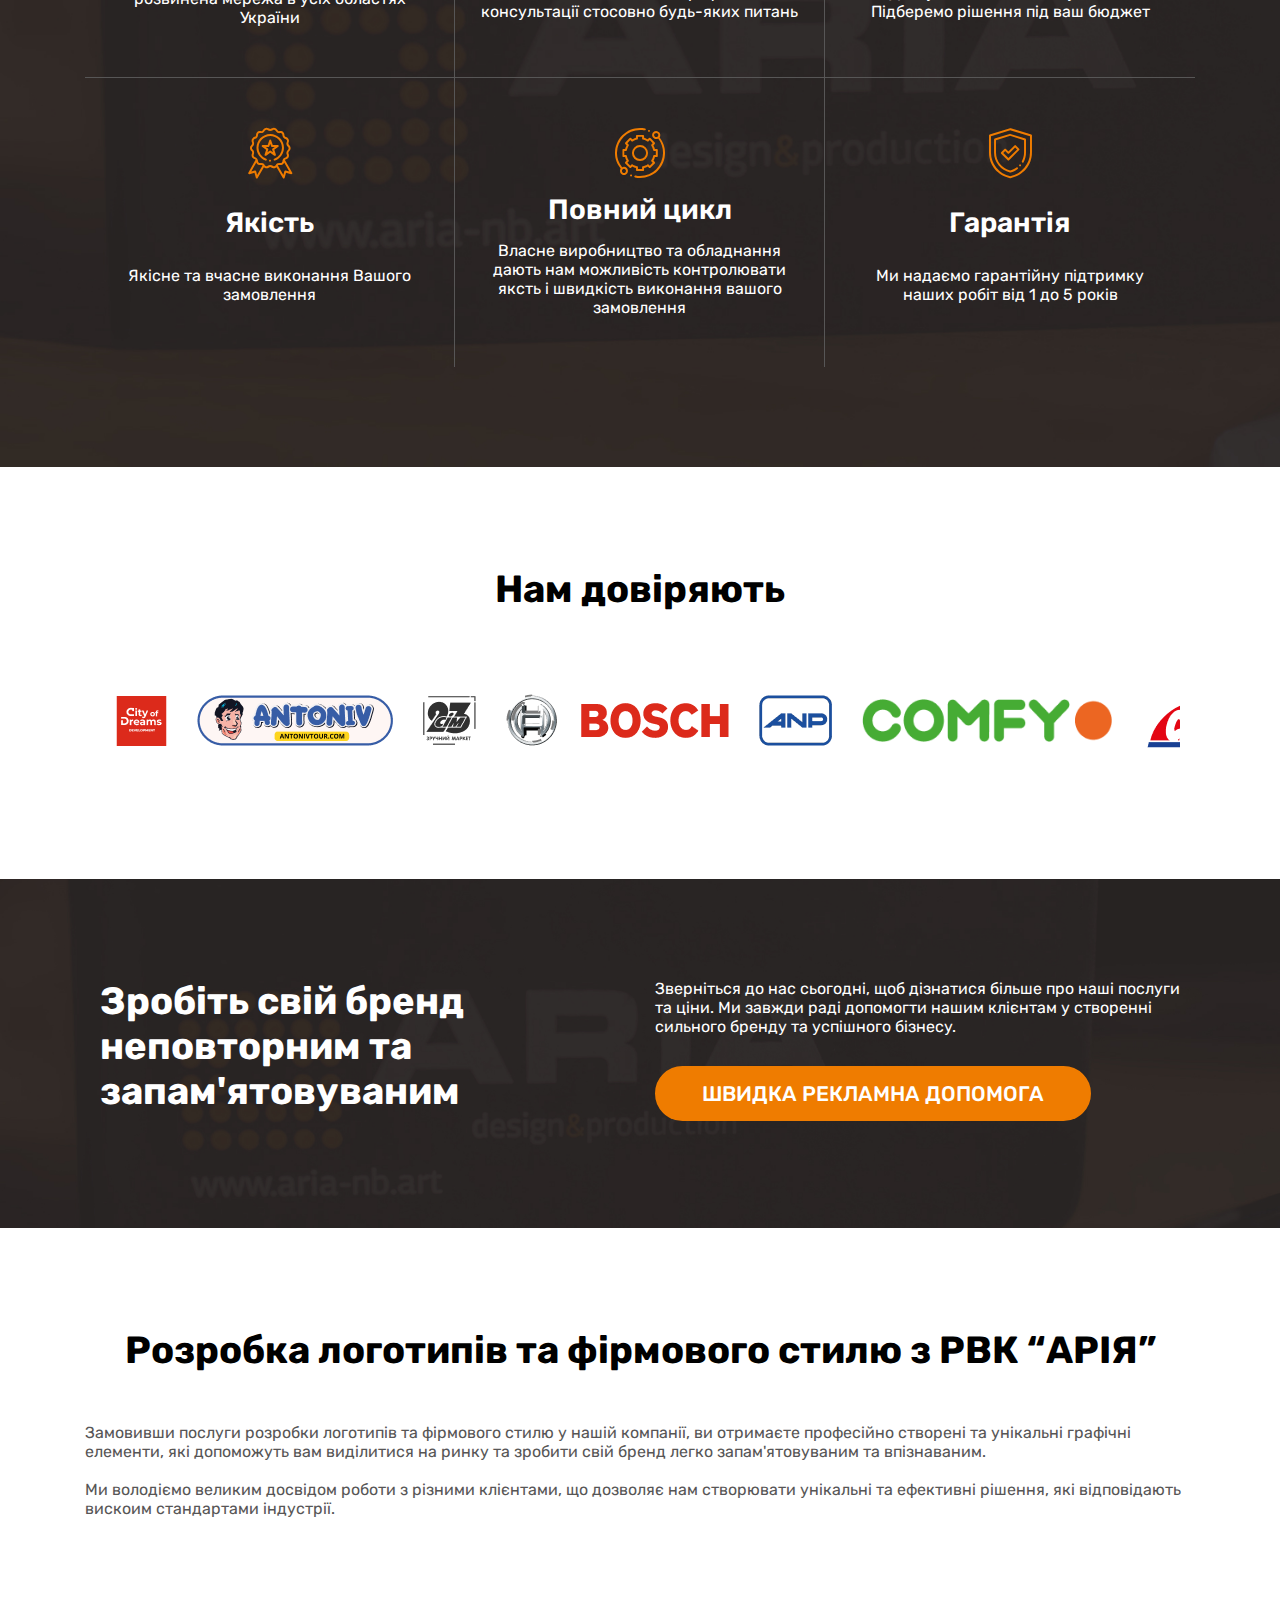
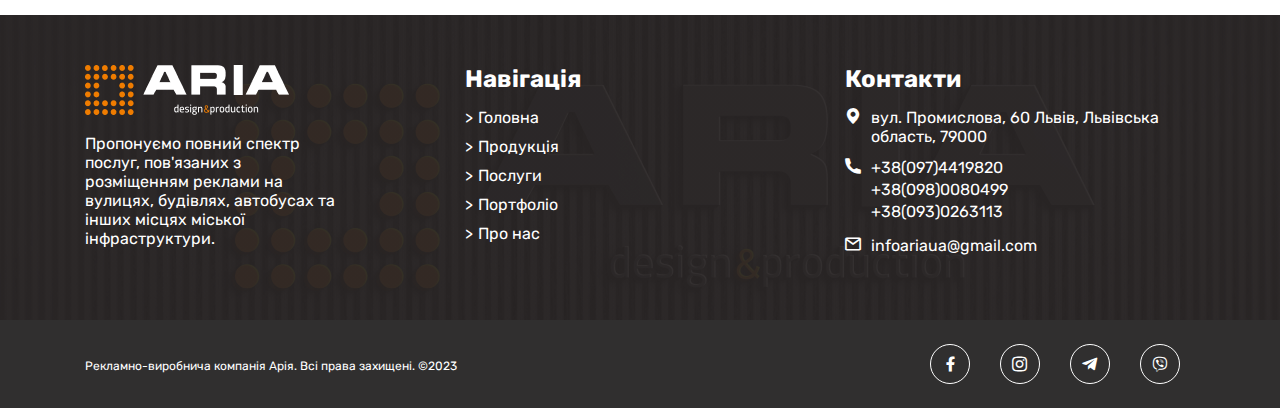
<file: posluga.html>
<!DOCTYPE html>
<html lang="en">
  <head>
    <meta charset="UTF-8" />
    <meta http-equiv="X-UA-Compatible" content="IE=edge" />
    <meta name="viewport" content="width=device-width, initial-scale=1.0" />
    <title>Aria</title>
    <link rel="preconnect" href="https://fonts.googleapis.com" />
    <link rel="preconnect" href="https://fonts.gstatic.com" crossorigin />
    <link rel="stylesheet" href="./scss/libs/bootstrap.min.css" />
    <link
      href="https://fonts.googleapis.com/css2?family=Rubik:wght@300;400;600;700;900&display=swap"
      rel="stylesheet"
    />
    <link rel="stylesheet" href="./scss/style.css?v=1.1" />
    <link rel="stylesheet" href="./scss/fonts/icon-aria.css" />
  </head>
  <body>
    <header class="header-aria">
      <div class="container header-wrapp">
        <a class="logo" href="./index.html"><img  src="./img/logo.png" alt="logo" /></a>
        
        <nav class="menu">
          <ul>
            <li><a  href="./product.html">Продукція</a></li>
            <li><a href="./posluga.html">Послуги</a></li>
            <li><a href="#">Портфоліо</a></li>
            <li><a class="js-scroll" href="#about">Про нас</a></li>
            <li><a class="js-scroll" href="#contact">Контакти</a></li>
          </ul>
        </nav>
  
        <ul class="social-networks">
          <li class="facebook">
            <a href="#"><i class="icon-facebook"></i></a>
          </li>
          <li class="instagram">
            <a href="#"><i class="icon-instagram"></i></a>
          </li>
          <li class="telegram">
            <a href="#"><i class="icon-telegram"></i></a>
          </li>
          <li class="viber">
            <a href="#"><i class="icon-viber"></i></a>
          </li>
        </ul>
  
        <img src="./img/adverts.png" class="adverts" alt="adverts" />
  
        <div class="toggle-menu" data-toggle-menu>
          Toggle menu
          <span class="menu__bar"></span>
          <span class="menu__bar"></span>
          <span class="menu__bar"></span>
        </div>
       
      </div>
    </header>
    <section class="banner__aria" style="background: linear-gradient(0deg, rgba(41, 37, 37, 0.9), rgba(41, 37, 37, 0.9)),url(./img/posl-banner.jpg);background-position: center center;
    background-size: cover;">
      <div class="container">
        <div class="banner__wrapp">
          <div>
            <h1 class="title__aria h1">
              <span></span>
              Розробка логотипів </br>та фірмового стилю
            </h1>
            <p class="description__aria">
              Професійна реклама - запорука успіху Вашого бізнесу
            </p>
            <a href="#" class="btn">Замовити</a>
          </div>
         
        </div>
      </div>
    </section>

    <section class="posluha-detail__aria">
      <div class="container">
        <div class="row posluha-item">
          <div class="col-medium-6">
            <h2 class="title__aria h2 left">
              Якісний фірмовий стиль - це унікальний образ вашої компанії
            </h2>
            <p class="desc__arial">
              Розробка логотипів та фірмового стилю є важливим етапом у
              створенні унікального та запам'ятовуваного образу компанії.<br />
              <br />
              Наші професійні дизайнери пропонують послуги з розробки логотипів
              та фірмового стилю, що відповідають найвищим стандартам якості та
              технічних вимог.
            </p>
            <a href="#" class="btn">Замовити послугу</a>
          </div>
          <div class="col-medium-6">
            <img src="./img/posl1.jpg" alt="img" />
          </div>
        </div>
        <div class="row posluha-item">
          <div class="col-medium-6 ">
            <img src="./img/posl2.jpg" alt="img" />
          </div>
          <div class="col-medium-6">
            <h2 class="title__aria h2 left">
              Ми працюємо з усіма видами бізнесів
            </h2>
            <p class="desc__arial">
              Розробка логотипів та фірмового стилю є важливим етапом у
              Замовивши послуги розробки логотипів та фірмового стилю у нашій
              компанії, ви отримаєте професійно створені та унікальні графічні
              елементи, які допоможуть вам виділитися на ринку та зробити свій
              бренд легко запам'ятовуваним та впізнаваним. <br /><br />
              Наші дизайнери забезпечать відповідність логотипу та фірмового
              стилю вашого бренду з усіма видами маркетингових матеріалів,
              включаючи веб-сайти, листівки, банери, рекламні оголошення,
              тощо.<br /><br />
              Mи гарантуємо, що ваш логотип та фірмовий стиль будуть створені з
              урахуванням усіх особливостей вашого бізнесу та будуть відповідати
              його цілям та значенню.
            </p>
            <a href="#" class="btn">Подивитися приклади робіт</a>
          </div>
        </div>
        <div class="row posluha-item">
          <div class="col-medium-6">
            <h2 class="title__aria h2 left">Як ми працюємо?</h2>
            <p class="desc__arial">
              Перш за все, ми проводимо детальне дослідження вашого бізнесу,
              його цілей та цільової аудиторії. Це дозволяє нам зрозуміти, який
              образ компанії ми повинні передати у вашому логотипі та фірмовому
              стилі.<br /><br />
              Після того, як ми отримали достатньо інформації про ваш бізнес, ми
              починаємо розробляти концепції логотипу та фірмового стилю. Ми
              пропонуємо кілька варіантів логотипу, з яких ви можете обрати
              найбільш підходящий для вашого бізнесу. Крім того, ми розробляємо
              фірмовий стиль, який включає в себе колірну гаму, типографіку та
              інші елементи, що допоможуть створити єдиний та унікальний образ
              вашої компанії.
            </p>
            <a href="#" class="btn">Дізнатися більше</a>
          </div>
          <div class="col-medium-6">
            <img src="./img/posl3.jpg" alt="img" />
          </div>
        </div>
        <div class="row posluha-item">
          <div class="col-medium-6">
            <img src="./img/posl4.jpg" alt="img" />
          </div>
          <div class="col-medium-6">
            <h2 class="title__aria h2 left">
              Чому варто замовити розробку саме у нас?
            </h2>
            <p class="desc__arial">
              Ми пропонуємо індивідуальний підхід до кожного клієнта та робимо
              все можливе, щоб зробити процес розробки логотипу та фірмового
              стилю максимально зручним та ефективним для наших клієнтів.<br /><br />
              Наша команда готова працювати з вами над кожним етапом проекту,
              починаючи від дослідження та розробки концепції, до завершення
              остаточного продукту.
            </p>
            <a href="#" class="btn">Замовити послугу</a>
          </div>
        </div>
      </div>
    </section>

    <section class="our-advantages__aria">
      <div class="container">
        <h2 class="title__aria h2 center">
          <span></span>
          Наші переваги
        </h2>

        <div class="advantages">
          <div class="advantage">
            <i class="icon-user"></i>
            <h3 class="h3 advantage-title">Досвід роботи</h3>
            <p class="advantage-description">
              Досвід роботи понад 15 років та розвинена мережа в усіх областях
              України
            </p>
          </div>
          <div class="advantage">
            <i class="icon-users"></i>
            <h3 class="h3 advantage-title">Турбота про клієнта</h3>
            <p class="advantage-description">
              Надання детальної та професійної консультації стосовно будь-яких
              питань
            </p>
          </div>
          <div class="advantage">
            <i class="icon-price"></i>
            <h3 class="h3 advantage-title">Ціна</h3>
            <p class="advantage-description">
              Доступні ціни за високу якість. Підберемо рішення під ваш бюджет
            </p>
          </div>
          <div class="advantage">
            <i class="icon-guarantee"></i>
            <h3 class="h3 advantage-title">Якість</h3>
            <p class="advantage-description">
              Якісне та вчасне виконання Вашого замовлення
            </p>
          </div>
          <div class="advantage">
            <i class="icon-technical-support"></i>
            <h3 class="h3 advantage-title">Повний цикл</h3>
            <p class="advantage-description">
              Власне виробництво та обладнання дають нам можливість контролювати
              яксть і швидкість виконання вашого замовлення
            </p>
          </div>
          <div class="advantage">
            <i class="icon-check"></i>
            <h3 class="h3 advantage-title">Гарантія</h3>
            <p class="advantage-description">
              Ми надаємо гарантійну підтримку наших робіт від 1 до 5 років
            </p>
          </div>
        </div>
      </div>
    </section>
    <section class="trust-us__aria">
      <div class="container row trust-us">
        <div class="col-medium-12">
          <h2 class="title__aria h2 center">Нам довіряють</h2>
        </div>
        <div class="client">
          <div class="client-track">
            <div class="client">
              <img src="./img/client/cityofdreams.png" alt="cityofdreams" />
            </div>
            <div class="client">
              <img src="./img/client/antoniv.png" alt="" />
            </div>
            <div class="client">
              <img src="./img/client/cim23.png" alt="" />
            </div>
            <div class="client">
              <img src="./img/client/bosch.png" alt="" />
            </div>
            <div class="client">
              <img src="./img/client/anp.png" alt="" />
            </div>
            <div class="client">
              <img src="./img/client/comfy.png" alt="" />
            </div>
            <div class="client">
              <img src="./img/client/arsen.png" alt="" />
            </div>
            <div class="client">
              <img src="./img/client/brokbisnes.png" alt="" />
            </div>
            <div class="client">
              <img src="./img/client/intempo.png" alt="" />
            </div>
            <div class="client">
              <img src="./img/client/watsons.png" alt="" />
            </div>
            <div class="client">
              <img src="./img/client/bank-finans.png" alt="" />
            </div>
            <div class="client">
              <img src="./img/client/nasta.png" alt="" />
            </div>
            <div class="client">
              <img src="./img/client/myhouse.png" alt="" />
            </div>
            <div class="client">
              <img src="./img/client/knyazha.png" alt="" />
            </div>
            <div class="client">
              <img src="./img/client/blyzenko.png" alt="" />
            </div>
            <div class="client">
              <img src="./img/client/alfalend.png" alt="" />
            </div>
            <div class="client">
              <img src="./img/client/alfa-bank.png" alt="" />
            </div>
            <div class="client">
              <img src="./img/client/continent.png" alt="" />
            </div>
            <div class="client">
              <img src="./img/client/brama.png" alt="" />
            </div>
            <div class="client">
              <img src="./img/client/astrabank.png" alt="" />
            </div>
            <div class="client">
              <img src="./img/client/electroua.png" alt="" />
            </div>
            <div class="client">
              <img src="./img/client/fitcurves.png" alt="" />
            </div>
            <div class="client">
              <img src="./img/client/up.png" alt="" />
            </div>
            <div class="client">
              <img src="./img/client/activebank.png" alt="" />
            </div>
            <div class="client">
              <img src="./img/client/svitoch.png" alt="" />
            </div>
            <div class="client">
              <img src="./img/client/sas.png" alt="" />
            </div>
            <div class="client">
              <img src="./img/client/mistexpress.png" alt="" />
            </div>
            <div class="client">
              <img src="./img/client/tkc.png" alt="" />
            </div>
            <div class="client">
              <img src="./img/client/novaliga.png" alt="" />
            </div>
            <div class="client">
              <img src="./img/client/bankdiamant.png" alt="" />
            </div>
            <div class="client">
              <img src="./img/client/bankgrant.png" alt="" />
            </div>
            <div class="client">
              <img src="./img/client/avias.png" alt="" />
            </div>
            <div class="client">
              <img src="./img/client/siemens.png" alt="" />
            </div>
            <div class="client">
              <img src="./img/client/uniCredit.png" alt="" />
            </div>
            <div class="client">
              <img src="./img/client/vab.png" alt="" />
            </div>
            <div class="client">
              <img src="./img/client/kingCross.png" alt="" />
            </div>
            <div class="client">
              <img src="./img/client/lifecell.png" alt="" />
            </div>
            <div class="client">
              <img src="./img/client/mistExpres.png" alt="" />
            </div>
            <div class="client">
              <img src="./img/client/colorstudio.png" alt="" />
            </div>
            <div class="client">
              <img src="./img/client/otto.png" alt="" />
            </div>
            <div class="client">
              <img src="./img/client/megasport.png" alt="" />
            </div>
            <div class="client">
              <img src="./img/client/cars24.png" alt="" />
            </div>
            <div class="client">
              <img src="./img/client/anex.png" alt="" />
            </div>
            <div class="client">
              <img src="./img/client/computer.png" alt="" />
            </div>
            <div class="client">
              <img src="./img/client/fayna.png" alt="" />
            </div>
            <div class="client">
              <img src="./img/client/fclviv.png" alt="" />
            </div>
            <div class="client">
              <img src="./img/client/medialt.png" alt="" />
            </div>
            <div class="client">
              <img src="./img/client/misto.png" alt="" />
            </div>
            <div class="client">
              <img src="./img/client/sanmarco.png" alt="" />
            </div>
            <div class="client">
              <img src="./img/client/sun.png" alt="" />
            </div>
            <div class="client">
              <img src="./img/client/thinkGlibal.png" alt="" />
            </div>
            <div class="client">
              <img src="./img/client/vuho.com.png" alt="" />
            </div>
          </div>
        </div>
      </div>
    </section>

    <section class="call-to-action__aria"  style="
    background: url(./img/our-advantage.jpg);
    background-position:  center right;
    background-size: cover;
  ">
      <div class="container row cta-aria">
        <div class="col-medium-6">
          <h2 class="title__aria h2">Зробіть свій бренд неповторним та запам'ятовуваним </h2>
        </div>
        <div class="col-medium-6">
          <p class="desc__arial">
            Зверніться до нас сьогодні, щоб дізнатися більше про наші послуги та
            ціни. Ми завжди раді допомогти нашим клієнтам у створенні сильного
            бренду та успішного бізнесу.
          </p>
          <a href="#" class="btn">Швидка рекламна допомога</a>
        </div>
      </div>
    </section>

    <section class="info__aria">
      <div class="container trust-us--info">
        <h2 class="title__aria h2 center">
          Розробка логотипів та фірмового стилю з РВК “АРІЯ”
        </h2>
        <p class="desc__arial m-50-t">
          Замовивши послуги розробки логотипів та фірмового стилю у нашій
          компанії, ви отримаєте професійно створені та унікальні графічні
          елементи, які допоможуть вам виділитися на ринку та зробити свій бренд
          легко запам'ятовуваним та впізнаваним.<br /><br />
          Ми володіємо великим досвідом роботи з різними клієнтами, що дозволяє
          нам створювати унікальні та ефективні рішення, які відповідають
          вискоим стандартами індустрії.
        </p>
      </div>
    </section>
    <footer>
      <div class="footer-top">
        <div class="container">
          <div class="row">
            <div class="col-large-4 col-medium-5 footer-info-item">
              <img src="./img/logo.png" alt="logo" />
              <p class="desc-footer">
                Пропонуємо повний спектр послуг, пов'язаних з розміщенням
                реклами на вулицях, будівлях, автобусах та інших місцях міської
                інфраструктури.
              </p>
            </div>
            <div class="col-large-4 col-medium-3 footer-info-item">
              <h4 class="title__aria h4">Навігація</h4>
              <ul class="footer-menu">
                <li class="footer-menu-item"><a href="#">Головна</a></li>
                <li class="footer-menu-item"><a href="#">Продукція</a></li>
                <li class="footer-menu-item"><a href="#">Послуги</a></li>
                <li class="footer-menu-item"><a href="#">Портфоліо</a></li>
                <li class="footer-menu-item"><a href="#">Про нас</a></li>
              </ul>
            </div>
            <div class=" col-medium-4 footer-info-item">
              <h4 class="title__aria h4">Контакти</h4>
              <ul class="contact">
                <li class="contact-item">
                  <i class="icon-location"></i>
                  <span
                    >вул. Промислова, 60 Львів, Львівська область, 79000</span
                  >
                </li>
                <li class="contact-item">
                  <i class="icon-phone"></i>
                  <span>
                    <a href="#">+38(097)4419820 </a>
                    <a href="#"> +38(098)0080499 </a>
                    <a href="#"> +38(093)0263113</a>
                  </span>
                </li>
                <li class="contact-item">
                  <i class="icon-envelope"></i>
                  <span>
                    <a href="#">infoariaua@gmail.com</a>
                  </span>
                </li>
              </ul>
            </div>
          </div>
        </div>
      </div>
      <div class="footer-bottom">
        <div class="container footer-wrapp">
          <p>Рекламно-виробнича компанія Арія. Всі права захищені. ©2023</p>

          <ul class="social-networks">
            <li class="facebook">
              <a href="#"><i class="icon-facebook"></i></a>
            </li>
            <li class="instagram">
              <a href="#"><i class="icon-instagram"></i></a>
            </li>
            <li class="telegram">
              <a href="#"><i class="icon-telegram"></i></a>
            </li>
            <li class="viber">
              <a href="#"><i class="icon-viber"></i></a>
            </li>
          </ul>
        </div>
      </div>
    </footer>
    <script src="https://cdn.jsdelivr.net/npm/swiper@9/swiper-bundle.min.js"></script>
  <script src="./js/script.js"></script>
  </body>
</html>
</file>
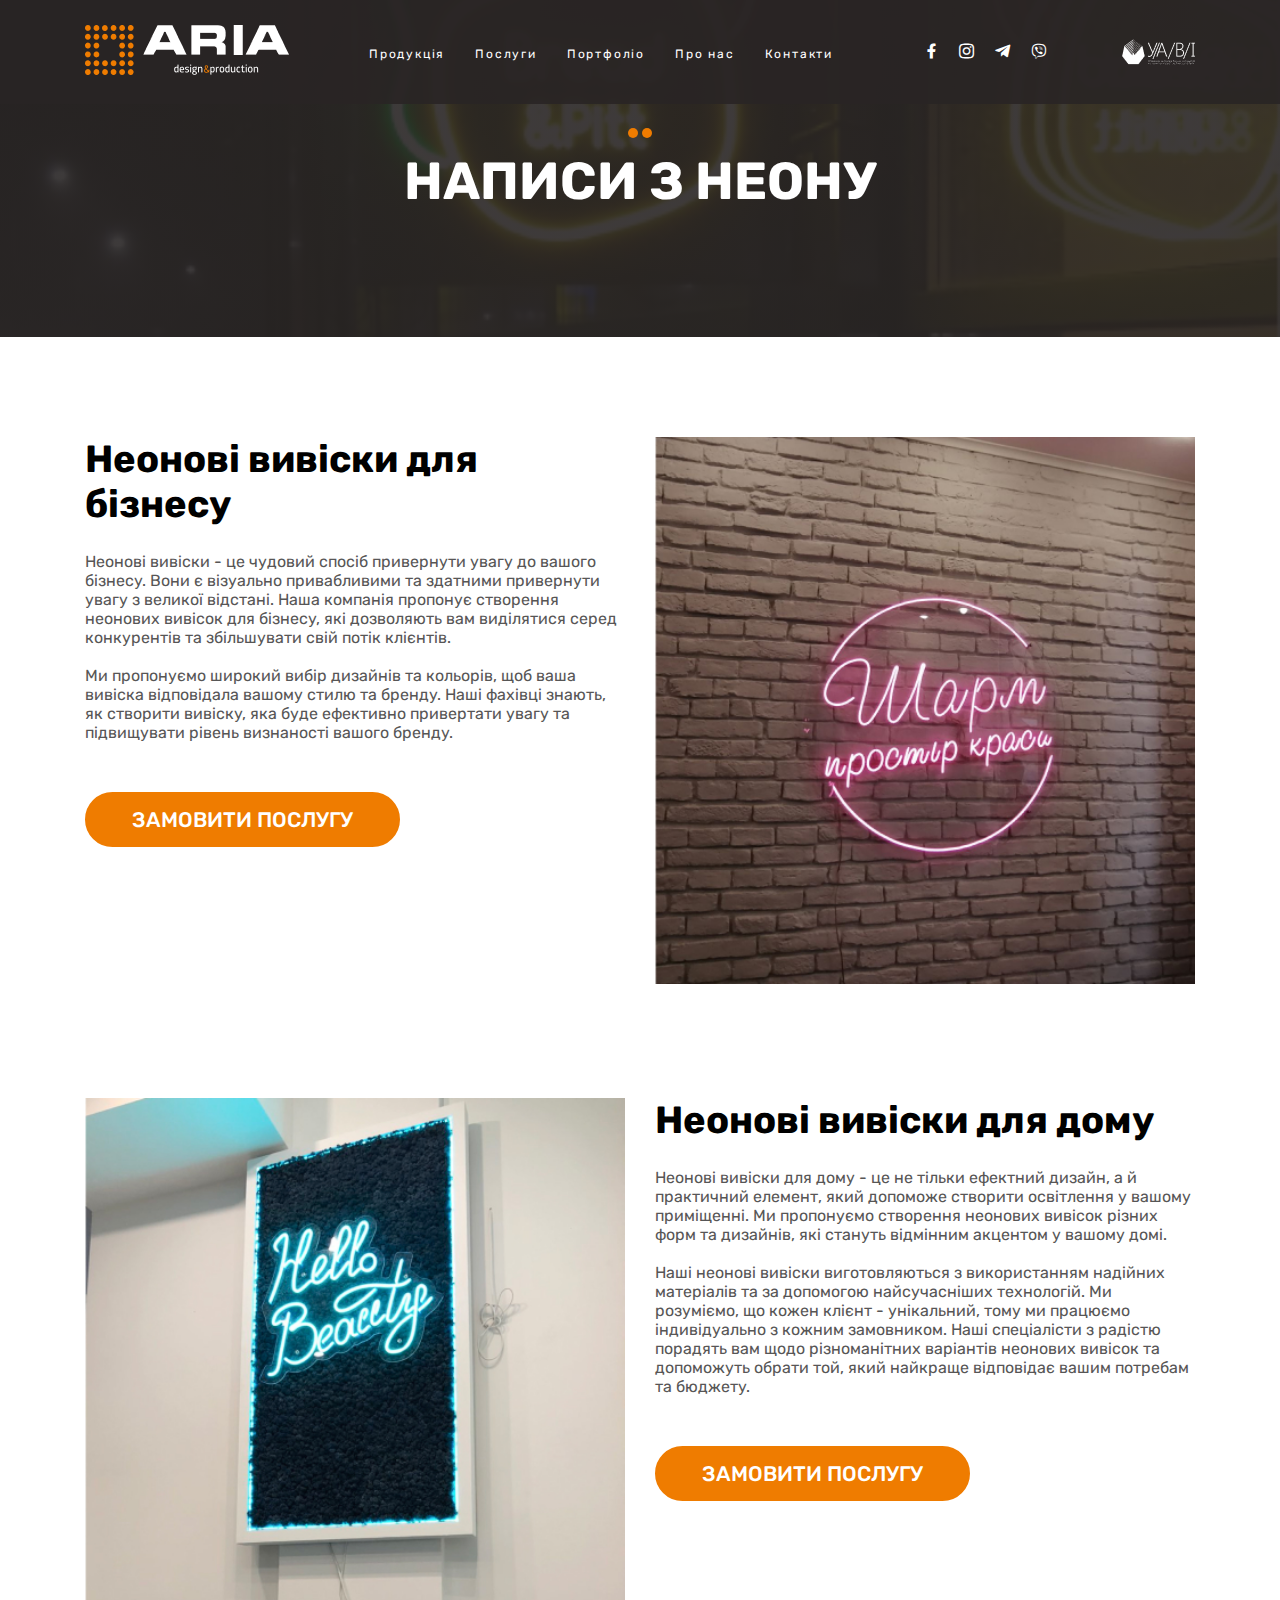
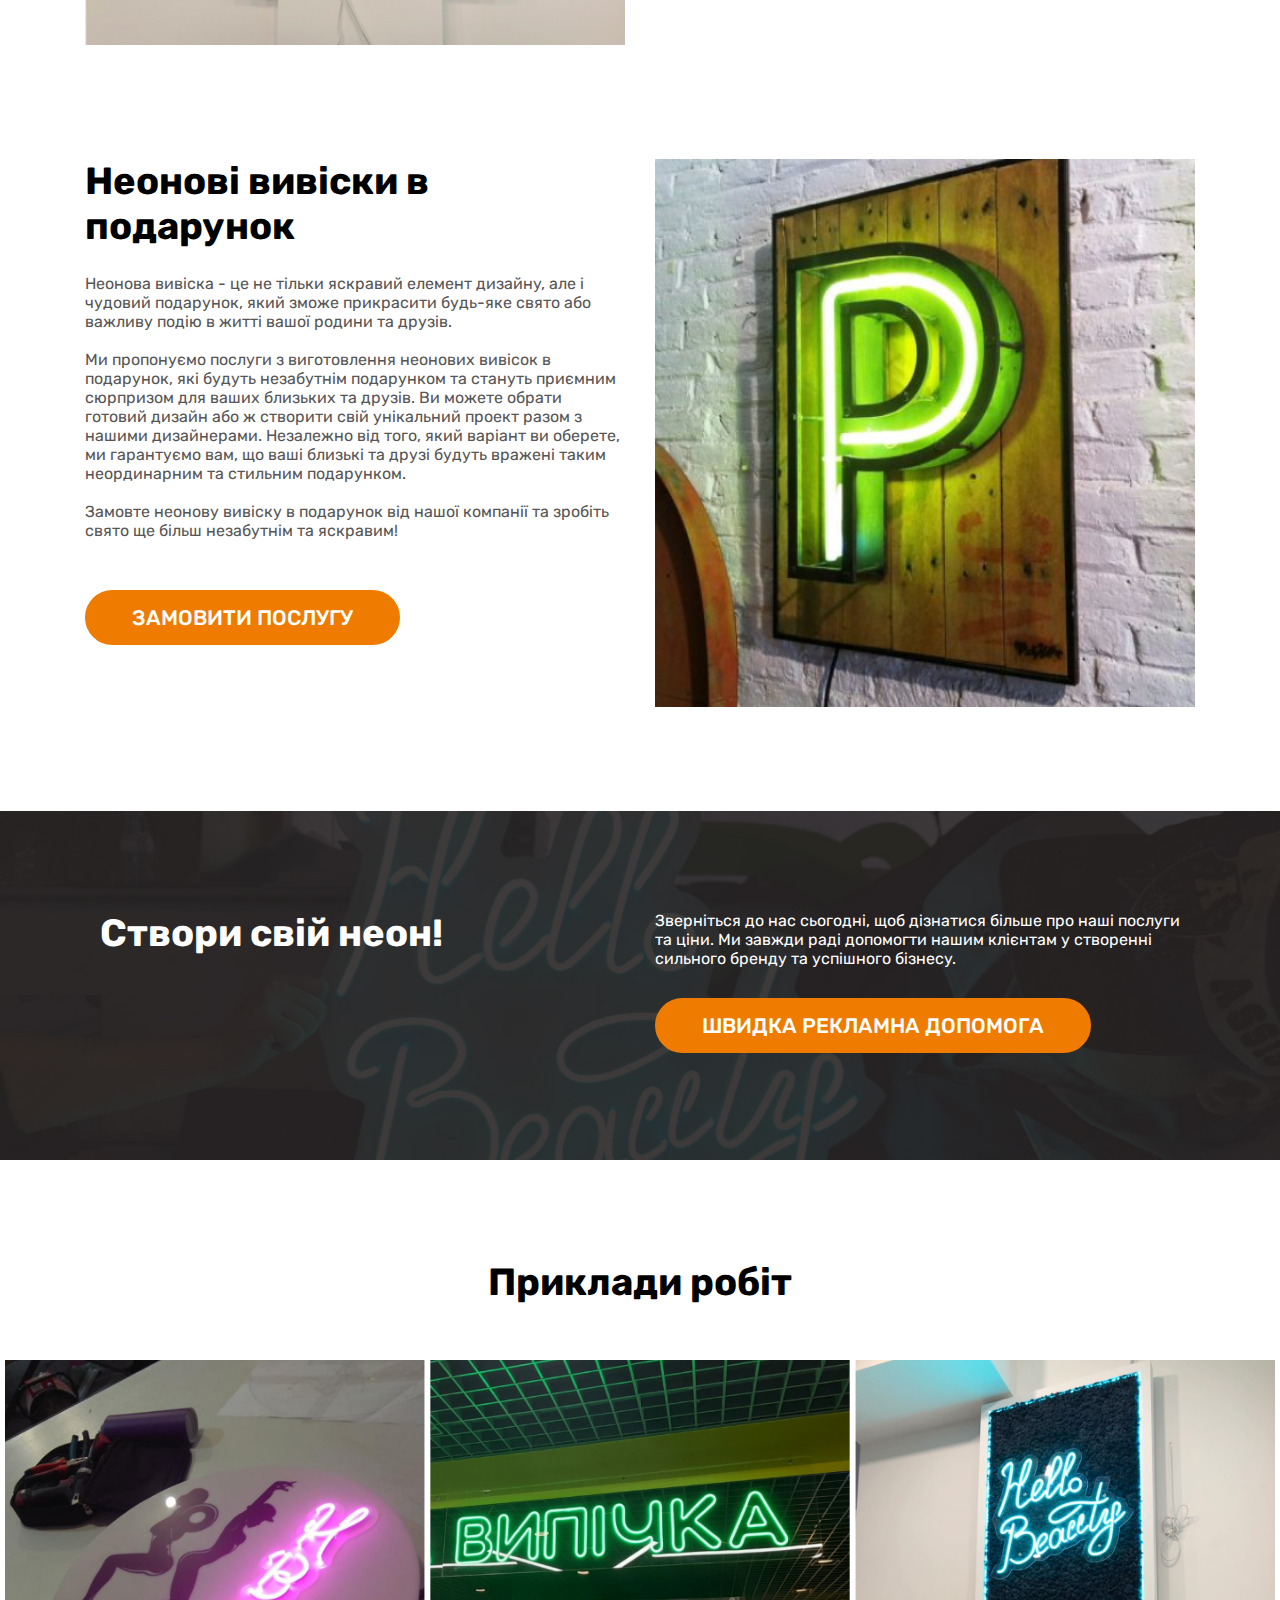
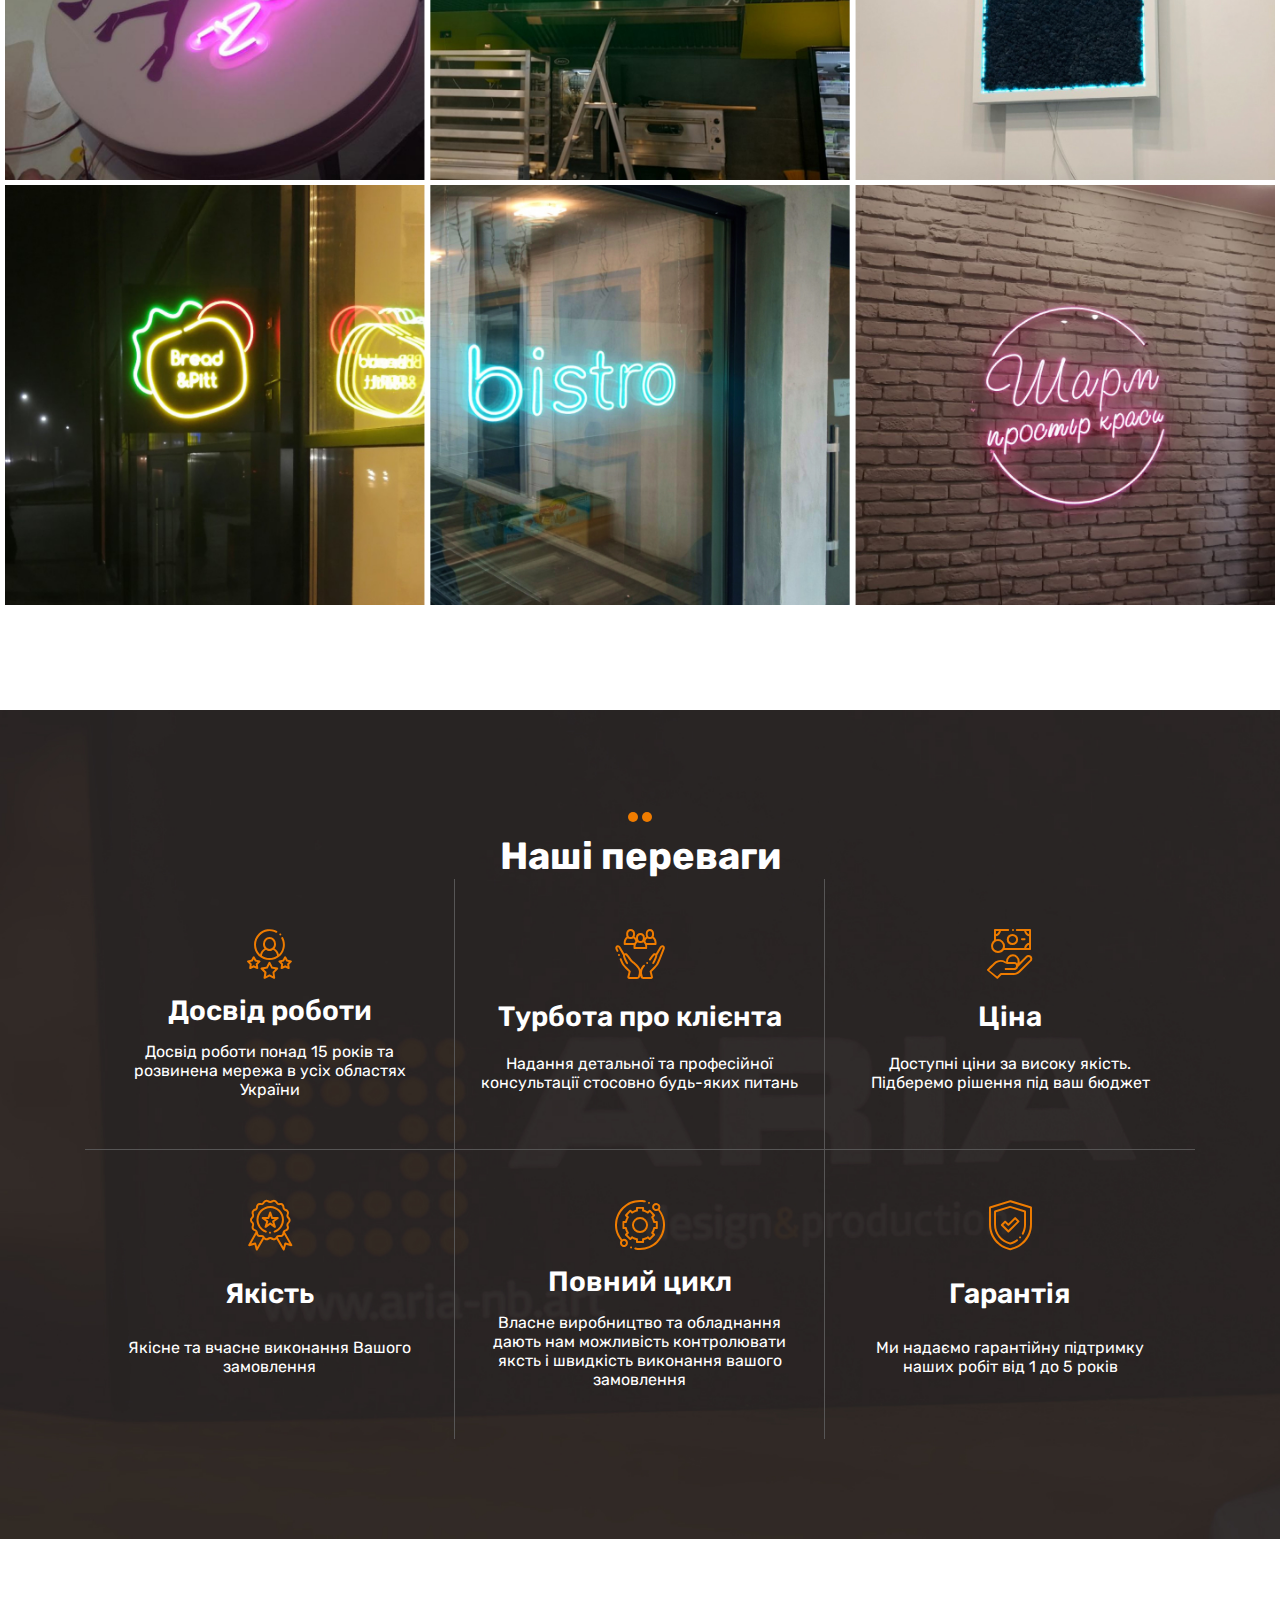
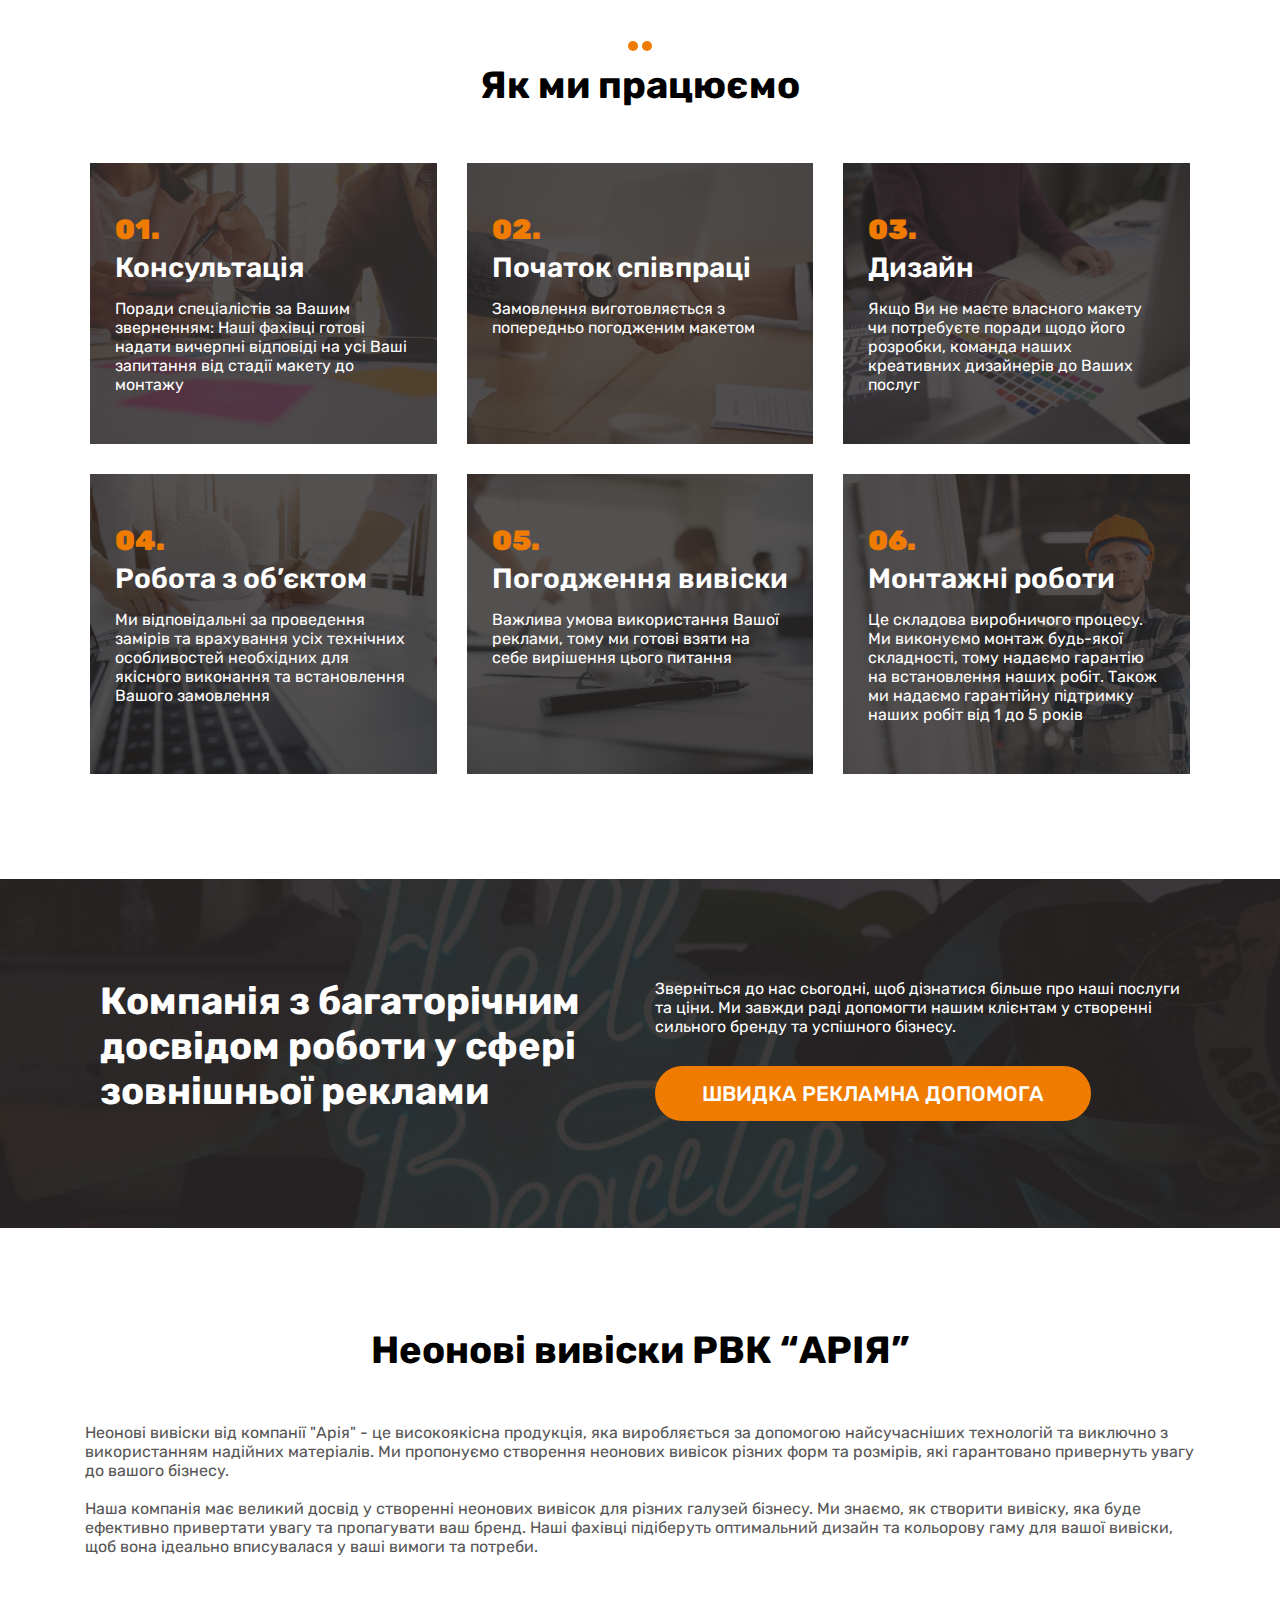
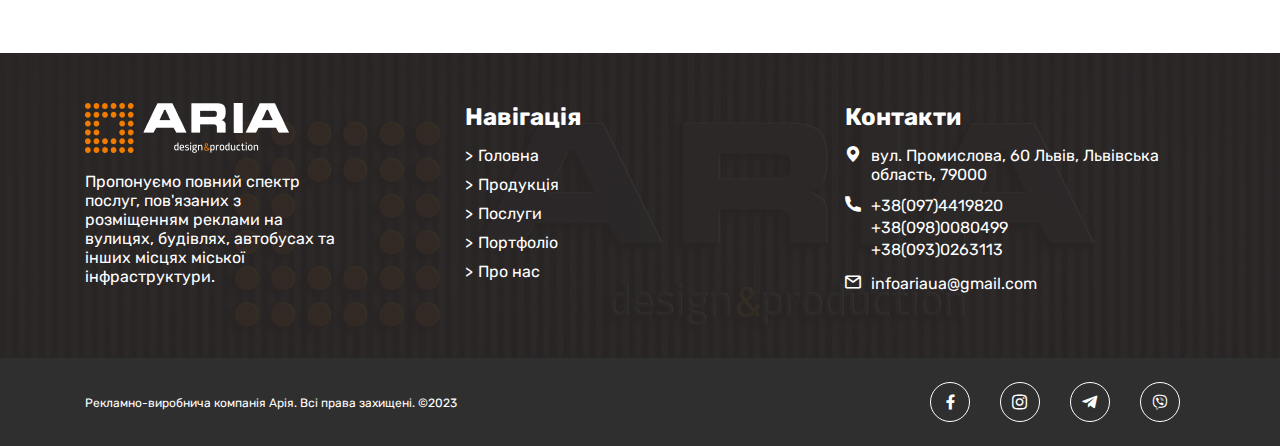
<file: product.html>
<!DOCTYPE html>
<html lang="en">
  <head>
    <meta charset="UTF-8" />
    <meta http-equiv="X-UA-Compatible" content="IE=edge" />
    <meta name="viewport" content="width=device-width, initial-scale=1.0" />
    <title>Aria</title>
    <link rel="preconnect" href="https://fonts.googleapis.com" />
    <link rel="preconnect" href="https://fonts.gstatic.com" crossorigin />
    <link rel="stylesheet" href="./scss/libs/bootstrap.min.css" />
    <link
      href="https://fonts.googleapis.com/css2?family=Rubik:wght@300;400;600;700;900&display=swap"
      rel="stylesheet"
    />
    <link rel="stylesheet" href="./scss/style.css?v=1.1" />
    <link rel="stylesheet" href="./scss/fonts/icon-aria.css" />
  </head>
  <body>
    <header class="header-aria">
      <div class="container header-wrapp">
        <a class="logo" href="./index.html"><img  src="./img/logo.png" alt="logo" /></a>
        
        <nav class="menu">
          <ul>
            <li><a  href="./product.html">Продукція</a></li>
            <li><a href="./posluga.html">Послуги</a></li>
            <li><a href="#">Портфоліо</a></li>
            <li><a class="js-scroll" href="#about">Про нас</a></li>
            <li><a class="js-scroll" href="#contact">Контакти</a></li>
          </ul>
        </nav>
  
        <ul class="social-networks">
          <li class="facebook">
            <a href="#"><i class="icon-facebook"></i></a>
          </li>
          <li class="instagram">
            <a href="#"><i class="icon-instagram"></i></a>
          </li>
          <li class="telegram">
            <a href="#"><i class="icon-telegram"></i></a>
          </li>
          <li class="viber">
            <a href="#"><i class="icon-viber"></i></a>
          </li>
        </ul>
  
        <img src="./img/adverts.png" class="adverts" alt="adverts" />
  
        <div class="toggle-menu" data-toggle-menu>
          Toggle menu
          <span class="menu__bar"></span>
          <span class="menu__bar"></span>
          <span class="menu__bar"></span>
        </div>
       
      </div>
    </header>
    <section
      class="banner__aria"
      style="
        background: linear-gradient(
            0deg,
            rgba(41, 37, 37, 0.9),
            rgba(41, 37, 37, 0.9)
          ),
          url(./img/work4.jpg);
        background-position: center center;
        background-size: cover;
      "
    >
      <div class="container">
        <div class="banner__wrapp small">
          <h1 class="title__aria h1">
            <span></span>
            Написи з неону
          </h1>
        </div>
      </div>
    </section>

    <section class="posluha-detail__aria">
      <div class="container">
        <div class="row posluha-item">
          <div class="col-medium-6">
            <h2 class="title__aria h2 left">Неонові вивіски для бізнесу</h2>
            <p class="desc__arial">
              Неонові вивіски - це чудовий спосіб привернути увагу до вашого
              бізнесу. Вони є візуально привабливими та здатними привернути
              увагу з великої відстані. Наша компанія пропонує створення
              неонових вивісок для бізнесу, які дозволяють вам виділятися серед
              конкурентів та збільшувати свій потік клієнтів.<br /><br />
              Ми пропонуємо широкий вибір дизайнів та кольорів, щоб ваша вивіска
              відповідала вашому стилю та бренду. Наші фахівці знають, як
              створити вивіску, яка буде ефективно привертати увагу та
              підвищувати рівень визнаності вашого бренду.
            </p>
            <a href="#" class="btn">Замовити послугу</a>
          </div>
          <div class="col-medium-6">
            <img src="./img/work6.jpg" alt="img" />
          </div>
        </div>
        <div class="row posluha-item">
          <div class="col-medium-6">
            <img src="./img/work3.jpg" alt="img" />
          </div>
          <div class="col-medium-6">
            <h2 class="title__aria h2 left">Неонові вивіски для дому</h2>
            <p class="desc__arial">
              Неонові вивіски для дому - це не тільки ефектний дизайн, а й
              практичний елемент, який допоможе створити освітлення у вашому
              приміщенні. Ми пропонуємо створення неонових вивісок різних форм
              та дизайнів, які стануть відмінним акцентом у вашому домі.<br /><br />
              Наші неонові вивіски виготовляються з використанням надійних
              матеріалів та за допомогою найсучасніших технологій. Ми розуміємо,
              що кожен клієнт - унікальний, тому ми працюємо індивідуально з
              кожним замовником. Наші спеціалісти з радістю порадять вам щодо
              різноманітних варіантів неонових вивісок та допоможуть обрати той,
              який найкраще відповідає вашим потребам та бюджету.
            </p>
            <a href="#" class="btn">Замовити послугу</a>
          </div>
        </div>
        <div class="row posluha-item">
          <div class="col-medium-6">
            <h2 class="title__aria h2 left">Неонові вивіски в подарунок</h2>
            <p class="desc__arial">
              Неонова вивіска - це не тільки яскравий елемент дизайну, але і
              чудовий подарунок, який зможе прикрасити будь-яке свято або
              важливу подію в житті вашої родини та друзів. <br /><br />
              Ми пропонуємо послуги з виготовлення неонових вивісок в подарунок,
              які будуть незабутнім подарунком та стануть приємним сюрпризом для
              ваших близьких та друзів. Ви можете обрати готовий дизайн або ж
              створити свій унікальний проект разом з нашими дизайнерами.
              Незалежно від того, який варіант ви оберете, ми гарантуємо вам, що
              ваші близькі та друзі будуть вражені таким неординарним та
              стильним подарунком.
              <br /><br />Замовте неонову вивіску в подарунок від нашої компанії
              та зробіть свято ще більш незабутнім та яскравим!
            </p>
            <a href="#" class="btn">Замовити послугу</a>
          </div>
          <div class="col-medium-6">
            <img src="./img/prod2.jpg" alt="img" />
          </div>
        </div>
      </div>
    </section>

    <section class="call-to-action__aria" style="
     background: url(./img/CTA.jpg);
    background-position:  center center;
    background-size: cover;
  ">
      <div class="container row cta-aria">
        <div class="col-medium-6">
          <h2 class="title__aria h2">Створи свій неон!</h2>
        </div>
        <div class="col-medium-6">
          <p class="desc__arial">
            Зверніться до нас сьогодні, щоб дізнатися більше про наші послуги та
            ціни. Ми завжди раді допомогти нашим клієнтам у створенні сильного
            бренду та успішного бізнесу.
          </p>
          <a href="#" class="btn">Швидка рекламна допомога</a>
        </div>
      </div>
    </section>

    <section class="our-product__aria">
      <div class="container">
        <h2 class="title__aria h2 center">Приклади робіт</h2>
      </div>
      <div class="products">
        <div class="product">
          <img src="./img/work1.jpg" alt="img" />
        </div>
        <div class="product">
          <img src="./img/work2.jpg" alt="img" />
        </div>
        <div class="product">
          <img src="./img/work3.jpg" alt="img" />
        </div>
        <div class="product">
          <img src="./img/work4.jpg" alt="img" />
        </div>
        <div class="product">
          <img src="./img/work5.jpg" alt="img" />
        </div>
        <div class="product">
          <img src="./img/work6.jpg" alt="img" />
        </div>
      </div>
    </section>

    <section class="our-advantages__aria">
      <div class="container">
        <h2 class="title__aria h2 center">
          <span></span>
          Наші переваги
        </h2>

        <div class="advantages">
          <div class="advantage">
            <i class="icon-user"></i>
            <h3 class="h3 advantage-title">Досвід роботи</h3>
            <p class="advantage-description">
              Досвід роботи понад 15 років та розвинена мережа в усіх областях
              України
            </p>
          </div>
          <div class="advantage">
            <i class="icon-users"></i>
            <h3 class="h3 advantage-title">Турбота про клієнта</h3>
            <p class="advantage-description">
              Надання детальної та професійної консультації стосовно будь-яких
              питань
            </p>
          </div>
          <div class="advantage">
            <i class="icon-price"></i>
            <h3 class="h3 advantage-title">Ціна</h3>
            <p class="advantage-description">
              Доступні ціни за високу якість. Підберемо рішення під ваш бюджет
            </p>
          </div>
          <div class="advantage">
            <i class="icon-guarantee"></i>
            <h3 class="h3 advantage-title">Якість</h3>
            <p class="advantage-description">
              Якісне та вчасне виконання Вашого замовлення
            </p>
          </div>
          <div class="advantage">
            <i class="icon-technical-support"></i>
            <h3 class="h3 advantage-title">Повний цикл</h3>
            <p class="advantage-description">
              Власне виробництво та обладнання дають нам можливість контролювати
              яксть і швидкість виконання вашого замовлення
            </p>
          </div>
          <div class="advantage">
            <i class="icon-check"></i>
            <h3 class="h3 advantage-title">Гарантія</h3>
            <p class="advantage-description">
              Ми надаємо гарантійну підтримку наших робіт від 1 до 5 років
            </p>
          </div>
        </div>
      </div>
    </section>
    <section class="we-work__aria">
      <div class="container">
        <h2 class="title__aria h2 center">
          <span></span>
          Як ми працюємо
        </h2>

        <div class="steps-work">
          <div class="step-work">
            <img src="./img/s1.jpg" alt="Консультація" />
            <span class="sten-number">01.</span>
            <h3 class="h3 step-title">Консультація</h3>
            <p class="step-description">
              Поради спеціалістів за Вашим зверненням: Наші фахівці готові
              надати вичерпні відповіді на усі Ваші запитання від стадії макету
              до монтажу
            </p>
          </div>
          <div class="step-work">
            <img src="./img/s2.jpg" alt="Початок співпраці" />
            <span class="sten-number">02.</span>
            <h3 class="h3 step-title">Початок співпраці</h3>
            <p class="step-description">
              Замовлення виготовляється з попередньо погодженим макетом
            </p>
          </div>
          <div class="step-work">
            <span class="sten-number">03.</span>
            <img src="./img/s3.jpg" alt="Дизайн" />
            <h3 class="h3 step-title">Дизайн</h3>
            <p class="step-description">
              Якщо Ви не маєте власного макету чи потребуєте поради щодо його
              розробки, команда наших креативних дизайнерів до Ваших послуг
            </p>
          </div>
          <div class="step-work">
            <img src="./img/s4.jpg" alt="Робота з об’єктом" />
            <span class="sten-number">04.</span>
            <h3 class="h3 step-title">Робота з об’єктом</h3>
            <p class="step-description">
              Ми відповідальні за проведення замірів та врахування усіх
              технічних особливостей необхідних для якісного виконання та
              встановлення Вашого замовлення
            </p>
          </div>
          <div class="step-work">
            <img src="./img/s5.jpg" alt="Погодження вивіски" />
            <span class="sten-number">05.</span>
            <h3 class="h3 step-title">Погодження вивіски</h3>
            <p class="step-description">
              Важлива умова використання Вашої реклами, тому ми готові взяти на
              себе вирішення цього питання
            </p>
          </div>
          <div class="step-work">
            <img src="./img/s6.jpg" alt="Монтажні роботи" />
            <span class="sten-number">06.</span>
            <h3 class="h3 step-title">Монтажні роботи</h3>
            <p class="step-description">
              Це складова виробничого процесу. Ми виконуємо монтаж будь-якої
              складності, тому надаємо гарантію на встановлення наших робіт.
              Також ми надаємо гарантійну підтримку наших робіт від 1 до 5 років
            </p>
          </div>
        </div>
      </div>
    </section>

    <section class="call-to-action__aria" style="
    background: url(./img/CTA.jpg);
    background-position:  center center;
    background-size: cover;
  ">
      <div class="container row cta-aria">
        <div class="col-medium-6">
          <h2 class="title__aria h2">
            Компанія з багаторічним досвідом роботи у сфері зовнішньої реклами
          </h2>
        </div>
        <div class="col-medium-6">
          <p class="desc__arial">
            Зверніться до нас сьогодні, щоб дізнатися більше про наші послуги та
            ціни. Ми завжди раді допомогти нашим клієнтам у створенні сильного
            бренду та успішного бізнесу.
          </p>
          <a href="#" class="btn">Швидка рекламна допомога</a>
        </div>
      </div>
    </section>

    <section class="info__aria">
      <div class="container trust-us--info">
        <h2 class="title__aria h2 center">Неонові вивіски РВК “АРІЯ”</h2>
        <p class="desc__arial m-50-t">
          Неонові вивіски від компанії "Арія" - це високоякісна продукція, яка
          виробляється за допомогою найсучасніших технологій та виключно з
          використанням надійних матеріалів. Ми пропонуємо створення неонових
          вивісок різних форм та розмірів, які гарантовано привернуть увагу до
          вашого бізнесу.<br /><br />
          Наша компанія має великий досвід у створенні неонових вивісок для
          різних галузей бізнесу. Ми знаємо, як створити вивіску, яка буде
          ефективно привертати увагу та пропагувати ваш бренд. Наші фахівці
          підіберуть оптимальний дизайн та кольорову гаму для вашої вивіски, щоб
          вона ідеально вписувалася у ваші вимоги та потреби.
        </p>
      </div>
    </section>

    <footer>
      <div class="footer-top">
        <div class="container">
          <div class="row">
            <div class="col-large-4 col-medium-5 footer-info-item">
              <img src="./img/logo.png" alt="logo" />
              <p class="desc-footer">
                Пропонуємо повний спектр послуг, пов'язаних з розміщенням
                реклами на вулицях, будівлях, автобусах та інших місцях міської
                інфраструктури.
              </p>
            </div>
            <div class="col-large-4 col-medium-3 footer-info-item">
              <h4 class="title__aria h4">Навігація</h4>
              <ul class="footer-menu">
                <li class="footer-menu-item"><a href="#">Головна</a></li>
                <li class="footer-menu-item"><a href="#">Продукція</a></li>
                <li class="footer-menu-item"><a href="#">Послуги</a></li>
                <li class="footer-menu-item"><a href="#">Портфоліо</a></li>
                <li class="footer-menu-item"><a href="#">Про нас</a></li>
              </ul>
            </div>
            <div class="col-medium-4 footer-info-item">
              <h4 class="title__aria h4">Контакти</h4>
              <ul class="contact">
                <li class="contact-item">
                  <i class="icon-location"></i>
                  <span
                    >вул. Промислова, 60 Львів, Львівська область, 79000</span
                  >
                </li>
                <li class="contact-item">
                  <i class="icon-phone"></i>
                  <span>
                    <a href="#">+38(097)4419820 </a>
                    <a href="#"> +38(098)0080499 </a>
                    <a href="#"> +38(093)0263113</a>
                  </span>
                </li>
                <li class="contact-item">
                  <i class="icon-envelope"></i>
                  <span>
                    <a href="#">infoariaua@gmail.com</a>
                  </span>
                </li>
              </ul>
            </div>
          </div>
        </div>
      </div>
      <div class="footer-bottom">
        <div class="container footer-wrapp">
          <p>Рекламно-виробнича компанія Арія. Всі права захищені. ©2023</p>

          <ul class="social-networks">
            <li class="facebook">
              <a href="#"><i class="icon-facebook"></i></a>
            </li>
            <li class="instagram">
              <a href="#"><i class="icon-instagram"></i></a>
            </li>
            <li class="telegram">
              <a href="#"><i class="icon-telegram"></i></a>
            </li>
            <li class="viber">
              <a href="#"><i class="icon-viber"></i></a>
            </li>
          </ul>
        </div>
      </div>
    </footer>
    <script src="https://cdn.jsdelivr.net/npm/swiper@9/swiper-bundle.min.js"></script>
  <script src="./js/script.js"></script>
  </body>
</html>
</file>
<file: scss/style.css>
/* general */
* {
  margin: 0;
  padding: 0;
  -webkit-box-sizing: border-box;
          box-sizing: border-box;
  text-decoration: none;
}

li {
  list-style: none;
}

body {
  font-family: "Rubik", sans-serif;
}

:root {
  --c-active: #ef7c00;
  --c-white: #fff;
  --c-dark: #000;
  --c-grey: #575656;
  --bg-light-grey: #faf8f5;
}

.container {
  max-width: 1160px;
  width: 100%;
  padding: 0 25px;
  margin: 0 auto;
}

a {
  -webkit-transition: all 0.3s ease-in-out;
  transition: all 0.3s ease-in-out;
}

.title__aria span {
  width: 100%;
  display: -webkit-box;
  display: -ms-flexbox;
  display: flex;
  -webkit-box-pack: center;
      -ms-flex-pack: center;
          justify-content: center;
  padding-bottom: 10px;
}

.title__aria span::before, .title__aria span::after {
  content: "";
  width: 10px;
  height: 10px;
  border-radius: 50%;
  margin: 2px;
  background-color: var(--c-active);
  display: block;
  text-align: center;
}

.title__aria.h1 {
  font-weight: 700;
  font-size: 52px;
  line-height: 62px;
  color: var(--c-white);
}

.title__aria.h2 {
  font-weight: 700;
  font-size: 38px;
  line-height: 45px;
  color: var(--c-dark);
}

.title__aria.h4 {
  font-weight: 700;
  font-size: 24px;
  line-height: 28px;
  color: var(--c-white);
}

.title__aria.left span {
  width: 100%;
  display: -webkit-box;
  display: -ms-flexbox;
  display: flex;
  -webkit-box-pack: start;
      -ms-flex-pack: start;
          justify-content: flex-start;
}

.title__aria.center {
  text-align: center;
}

.h3 {
  font-weight: 600;
  font-size: 28px;
  line-height: 33px;
}

.desc__arial {
  font-weight: 400;
  font-size: 16px;
  line-height: 19px;
  color: var(--c-grey);
}

.desc__arial.with-line {
  padding-left: 95px;
  position: relative;
}

.desc__arial.with-line::before {
  content: "";
  width: 65px;
  height: 1px;
  background-color: var(--c-active);
  position: absolute;
  left: 0;
  top: 5px;
}

.btn {
  font-weight: 500;
  font-size: 21px;
  line-height: 25px;
  color: var(--c-white);
  background: var(--c-active);
  text-align: center;
  text-transform: uppercase;
  padding: 13px 45px;
  border-radius: 50px;
  display: inline-block;
  -webkit-transition: all 0.3s ease-in-out;
  transition: all 0.3s ease-in-out;
  border: 2px solid var(--c-active);
}

.btn:hover {
  background-color: var(--c-white);
  color: var(--c-active);
}

section {
  margin: 100px 0;
}

.description {
  font-weight: 400;
  font-size: 16px;
  line-height: 19px;
  color: var(--c-grey);
}

/* Header */
.header-wrapp {
  display: -webkit-box;
  display: -ms-flexbox;
  display: flex;
  -ms-flex-wrap: wrap;
      flex-wrap: wrap;
  -webkit-box-pack: justify;
      -ms-flex-pack: justify;
          justify-content: space-between;
  -webkit-box-align: center;
      -ms-flex-align: center;
          align-items: center;
}

.header-wrapp .toggle-menu {
  display: none;
}

.header-wrapp ul {
  display: -webkit-box;
  display: -ms-flexbox;
  display: flex;
  -ms-flex-wrap: wrap;
      flex-wrap: wrap;
  -webkit-box-pack: start;
      -ms-flex-pack: start;
          justify-content: flex-start;
}

.header .btn--menu {
  display: none;
}

.header-aria {
  background: rgba(41, 37, 37, 0.9);
  padding: 25px 0;
  position: absolute;
  top: 0;
  left: 0;
  width: 100%;
  z-index: 2;
}

.header-aria .logo img {
  width: 100%;
}

.header-aria .social-networks a {
  padding: 0 10px;
  color: var(--c-white);
}

.header-aria .social-networks a:hover {
  color: var(--c-active);
}

.header-aria .menu a {
  color: var(--c-white);
  font-weight: 400;
  font-size: 12px;
  line-height: 14px;
  letter-spacing: 0.15em;
  padding: 0px 15px;
}

.header-aria .menu a:hover {
  color: var(--c-active);
}

/* main banner */
.main-banner__aria {
  min-height: 700px;
}

.banner-main-aria .banner-slider-item {
  background-position: center center;
  background-size: cover;
}

.banner-content {
  display: -webkit-box;
  display: -ms-flexbox;
  display: flex;
  -webkit-box-pack: end;
      -ms-flex-pack: end;
          justify-content: flex-end;
  -webkit-box-orient: vertical;
  -webkit-box-direction: normal;
      -ms-flex-direction: column;
          flex-direction: column;
  -webkit-box-align: end;
      -ms-flex-align: end;
          align-items: flex-end;
  -ms-flex-wrap: wrap;
      flex-wrap: wrap;
  height: 100vh;
  padding-bottom: 60px;
}

.banner-info {
  background: rgba(41, 37, 37, 0.9);
  padding: 15px 25px;
}

.banner-info .h2 {
  color: var(--c-white);
}

.swiper-pagination {
  margin-bottom: 15px;
}

.swiper-pagination-bullet {
  width: 10px;
  height: 10px;
  background: var(--c-white);
  opacity: 1;
  cursor: pointer;
}

.swiper-pagination-bullet-active {
  background-color: var(--c-active);
}

.swiper-button-next,
.swiper-button-prev {
  width: 20px;
  height: 40px;
  color: var(--c-white);
  -webkit-transition: all 0.5s ease-in-out;
  transition: all 0.5s ease-in-out;
}

.swiper-button-next:hover,
.swiper-button-prev:hover {
  color: var(--c-active);
}

.swiper-button-next {
  right: 70px;
}

.swiper-button-prev {
  left: 70px;
}

.banner-main-aria {
  width: 100%;
  height: calc(100% - 170px);
}

.banner__aria {
  width: 100%;
  background-repeat: no-repeat;
  background-position: center;
  background-size: cover;
  padding-top: 0;
  z-index: -1;
  display: -webkit-box;
  display: -ms-flexbox;
  display: flex;
  -ms-flex-wrap: wrap;
      flex-wrap: wrap;
  -webkit-box-align: center;
      -ms-flex-align: center;
          align-items: center;
  margin-top: 0;
}

.banner__aria .btn {
  margin-top: 25px;
}

.banner__aria .description__aria {
  color: var(--c-white);
  font-weight: 300;
  font-size: 21px;
  line-height: 25px;
  text-align: right;
  display: inline-block;
  width: 100%;
  padding-top: 10px;
}

.banner__aria .title__aria {
  text-align: right;
}

.banner__aria .main-banner__wrapp {
  max-width: 100%;
  display: -webkit-box;
  display: -ms-flexbox;
  display: flex;
  -ms-flex-wrap: wrap;
      flex-wrap: wrap;
  -webkit-box-pack: center;
      -ms-flex-pack: center;
          justify-content: center;
  margin: 0 auto;
  background: #292525;
}

.banner__aria .banner-services {
  width: 100%;
  margin: 60px 0;
}

.banner__aria .banner-services p {
  font-weight: 300;
  font-size: 16px;
  line-height: 19px;
  color: var(--c-white);
}

.banner__aria .banner-services li {
  display: -webkit-box;
  display: -ms-flexbox;
  display: flex;
  -webkit-box-align: center;
      -ms-flex-align: center;
          align-items: center;
  -webkit-box-pack: center;
      -ms-flex-pack: center;
          justify-content: center;
}

.banner__aria .banner-services i {
  font-size: 50px;
  margin-right: 15px;
  color: var(--c-white);
}

.banner__wrapp {
  height: 550px;
  width: 100%;
  display: -webkit-box;
  display: -ms-flexbox;
  display: flex;
  -ms-flex-wrap: wrap;
      flex-wrap: wrap;
  -webkit-box-pack: center;
      -ms-flex-pack: center;
          justify-content: center;
  -webkit-box-align: center;
      -ms-flex-align: center;
          align-items: center;
  text-align: center;
}

.banner__wrapp .description__aria {
  text-align: center;
}

.banner__wrapp .title__aria {
  text-align: center;
  text-transform: uppercase;
}

.banner__wrapp.small {
  height: 337px;
}

.info__aria .desc__arial {
  margin-top: 50px;
}

/* about us */
.about-us__aria .desc__arial {
  margin-top: 25px;
  margin-bottom: 50px;
}

.about-us--info {
  max-width: 91%;
}

.about-us--img {
  margin-top: 40px;
  position: absolute;
  width: 100%;
}

.about-us--img img {
  position: absolute;
  width: calc(100% - 110px);
}

.about-us--img .img-top {
  z-index: 1;
  top: 50px;
  left: 0;
}

.about-us--img .img-bottom {
  left: 50px;
  top: 0;
}

.about-us--btn {
  padding: 12px 25px;
  background: var(--c-active);
  color: var(--c-white);
  -webkit-transform-origin: 100% 100%;
          transform-origin: 100% 100%;
  display: inline-block;
  -webkit-transform: rotate(-90deg) translate(0, 0);
          transform: rotate(-90deg) translate(0, 0);
  position: absolute;
  right: 0;
  top: 14%;
  -webkit-transition: all 0.3s ease-in-out;
  transition: all 0.3s ease-in-out;
  border: 1px solid var(--c-active);
}

.about-us--btn:hover {
  background: var(--c-white);
  color: var(--c-active);
}

/* our services */
.our-services__aria .title__aria {
  padding-bottom: 50px;
}

.our-services__aria .serices_el {
  position: relative;
  margin-bottom: 30px;
  padding: 25px 40px 35px;
}

.our-services__aria .serices_el:nth-last-child(2), .our-services__aria .serices_el:last-child {
  margin-bottom: 0;
}

.our-services__aria .serices_el p {
  font-size: 16px;
  line-height: 19px;
  color: var(--c-grey);
}

.our-services__aria .serices_el:before {
  content: "";
  display: block;
  background-color: var(--bg-light-grey);
  width: calc(100% - 30px);
  height: 100%;
  z-index: -1;
  position: absolute;
  left: 15px;
  top: 0;
}

.our-services__aria .serices_el i {
  font-size: 50px;
  color: var(--c-active);
}

.our-services__aria .serices_el h3 {
  font-weight: 600;
  font-size: 28px;
  line-height: 33px;
  padding: 10px 0px;
}

/* our product */
.our-product__aria {
  display: -webkit-box;
  display: -ms-flexbox;
  display: flex;
  -ms-flex-wrap: wrap;
      flex-wrap: wrap;
  -webkit-box-pack: center;
      -ms-flex-pack: center;
          justify-content: center;
}

.our-product__aria .title__aria {
  padding-bottom: 50px;
}

.our-product__aria .h3 {
  color: var(--c-white);
}

.our-product__aria .product-info {
  bottom: 0;
  left: 0;
  position: absolute;
  background: rgba(41, 37, 37, 0.8);
  padding: 25px;
  width: 100%;
  min-height: 115px;
}

.our-product__aria .products {
  width: 100%;
  display: -ms-grid;
  display: grid;
  grid-gap: 5px;
  -ms-grid-columns: (1fr)[3];
      grid-template-columns: repeat(3, 1fr);
  margin: 0;
  padding: 5px;
  -webkit-box-sizing: border-box;
          box-sizing: border-box;
}

.our-product__aria .product {
  background: rgba(41, 37, 37, 0.8);
  padding-bottom: 100%;
  position: relative;
}

.our-product__aria .product img {
  position: absolute;
  left: 0;
  top: 0;
  height: 100%;
  width: 100%;
  -o-object-fit: cover;
     object-fit: cover;
}

.our-product__aria .btn {
  margin-top: 50px;
}

/* how we works */
.we-work__aria .h2 {
  padding-bottom: 50px;
}

.we-work__aria .steps-work {
  width: 100%;
  display: -ms-grid;
  display: grid;
  grid-gap: 30px;
  -ms-grid-columns: (1fr)[3];
      grid-template-columns: repeat(3, 1fr);
  margin: 0;
  padding: 5px;
  -webkit-box-sizing: border-box;
          box-sizing: border-box;
  min-height: 350px;
}

.we-work__aria .steps-work .step-title {
  color: var(--c-white);
  padding: 5px 0 15px;
}

.we-work__aria .steps-work .sten-number {
  font-weight: 900;
  font-size: 28px;
  line-height: 33px;
  color: var(--c-active);
}

.we-work__aria .steps-work .step-description {
  font-weight: 400;
  font-size: 16px;
  line-height: 19px;
  color: var(--c-white);
}

.we-work__aria .steps-work .step-work {
  position: relative;
  background: -webkit-gradient(linear, left bottom, left top, from(rgba(41, 37, 37, 0.8)), to(rgba(41, 37, 37, 0.8)));
  background: linear-gradient(0deg, rgba(41, 37, 37, 0.8), rgba(41, 37, 37, 0.8));
  padding: 50px 25px;
}

.we-work__aria .steps-work .step-work img {
  position: absolute;
  top: 0;
  left: 0;
  z-index: -1;
  width: 100%;
  height: 100%;
  -o-object-fit: cover;
     object-fit: cover;
}

/* our advantages */
.our-advantages__aria {
  background: url(../img/our-advantage.jpg);
  padding: 100px 0;
  background-size: cover;
  background-repeat: no-repeat;
}

.our-advantages__aria .title__aria {
  color: var(--c-white);
}

.our-advantages__aria .advantages {
  display: -ms-grid;
  display: grid;
  -ms-grid-columns: (1fr)[3];
      grid-template-columns: repeat(3, 1fr);
}

.our-advantages__aria .btn {
  margin-top: 60px;
}

.our-advantages__aria .advantage {
  padding: 50px 25px;
  border-bottom: 1px solid var(--c-grey);
  border-right: 1px solid var(--c-grey);
  display: -webkit-box;
  display: -ms-flexbox;
  display: flex;
  -webkit-box-pack: center;
      -ms-flex-pack: center;
          justify-content: center;
  -ms-flex-wrap: wrap;
      flex-wrap: wrap;
}

.our-advantages__aria .advantage i {
  font-size: 50px;
  color: var(--c-active);
}

.our-advantages__aria .advantage:nth-last-child(-n + 3) {
  border-bottom: 0px;
}

.our-advantages__aria .advantage:nth-child(3n) {
  border-right: 0;
}

.our-advantages__aria .advantage-title {
  color: var(--c-white);
  padding: 15px 0;
  text-align: center;
  width: 100%;
}

.our-advantages__aria .advantage-description {
  font-weight: 400;
  font-size: 16px;
  line-height: 19px;
  color: var(--c-white);
  text-align: center;
}

/* our advantages */
.trust-us__aria {
  margin-bottom: 50px;
}

.trust-us__aria .trust-us {
  display: -webkit-box;
  display: -ms-flexbox;
  display: flex;
  -webkit-box-pack: center;
      -ms-flex-pack: center;
          justify-content: center;
}

.trust-us__aria .trust-us .btn {
  margin-top: 50px;
}

.trust-us__aria .trust-us--info {
  display: -webkit-box;
  display: -ms-flexbox;
  display: flex;
  -ms-flex-wrap: wrap;
      flex-wrap: wrap;
  -webkit-box-pack: center;
      -ms-flex-pack: center;
          justify-content: center;
  padding-top: 100px;
}

.trust-us__aria .trust-us--info .title__aria {
  max-width: 920px;
  margin-bottom: 50px;
}

.trust-us__aria .client {
  margin: 15px;
  overflow: hidden;
  position: relative;
  width: auto;
  display: -webkit-box;
  display: -ms-flexbox;
  display: flex;
  -ms-flex-wrap: wrap;
      flex-wrap: wrap;
  -webkit-box-align: center;
      -ms-flex-align: center;
          align-items: center;
}

.trust-us__aria .client .client-track {
  -webkit-animation: scroll 250s linear infinite;
          animation: scroll 250s linear infinite;
  display: -webkit-box;
  display: -ms-flexbox;
  display: flex;
  width: -webkit-max-content;
  width: -moz-max-content;
  width: max-content;
  margin-top: 50px;
}

.trust-us__aria .client .client img {
  max-height: 100px;
  max-width: 250px;
}

@-webkit-keyframes scroll {
  0% {
    -webkit-transform: translateX(0);
            transform: translateX(0);
  }
  100% {
    -webkit-transform: translateX(calc(-100% + 98vw));
            transform: translateX(calc(-100% + 98vw));
  }
}

@keyframes scroll {
  0% {
    -webkit-transform: translateX(0);
            transform: translateX(0);
  }
  100% {
    -webkit-transform: translateX(calc(-100% + 98vw));
            transform: translateX(calc(-100% + 98vw));
  }
}

/* cta */
.cta__aria {
  background-color: var(--c-active);
  padding: 50px 0px 35px;
  margin: 0;
}

.cta__aria .cta i {
  font-size: 50px;
  color: #fff;
}

.cta__aria .cta-email .cta-links {
  padding-top: 15px;
}

.cta__aria .cta-phone,
.cta__aria .cta-email,
.cta__aria .cta-location {
  display: -webkit-box;
  display: -ms-flexbox;
  display: flex;
  -ms-flex-wrap: wrap;
      flex-wrap: wrap;
  -webkit-box-pack: justify;
      -ms-flex-pack: justify;
          justify-content: space-between;
}

.cta__aria .cta-phone .cta-links,
.cta__aria .cta-email .cta-links,
.cta__aria .cta-location .cta-links {
  width: calc(100% - 60px);
}

.cta__aria .cta-phone a,
.cta__aria .cta-email a,
.cta__aria .cta-location a {
  color: var(--c-white);
  width: 100%;
  display: block;
  font-weight: 400;
  font-size: 18px;
  line-height: 21px;
  padding-bottom: 10px;
}

/* footer */
footer {
  margin-top: -3px;
}

footer .footer-top {
  background: -webkit-gradient(linear, left bottom, left top, from(rgba(41, 37, 37, 0.95)), to(rgba(41, 37, 37, 0.95))), url(../img/slide1-img.jpg);
  background: linear-gradient(0deg, rgba(41, 37, 37, 0.95), rgba(41, 37, 37, 0.95)), url(../img/slide1-img.jpg);
  padding: 50px 0;
  background-position: center -65px;
}

footer .footer-top .footer-menu {
  color: var(--c-white);
}

footer .footer-top .footer-menu-item {
  padding-bottom: 10px;
}

footer .footer-top .footer-menu-item a {
  color: var(--c-white);
  -webkit-transition: all 0.3s ease-in-out;
  transition: all 0.3s ease-in-out;
  display: block;
}

footer .footer-top .footer-menu-item a::before {
  content: ">";
  padding-right: 5px;
}

footer .footer-top .footer-menu-item a:hover {
  color: var(--c-active);
  -webkit-transform: translateX(5px);
          transform: translateX(5px);
}

footer .footer-top .contact {
  color: var(--c-white);
}

footer .footer-top .contact-item {
  display: -webkit-box;
  display: -ms-flexbox;
  display: flex;
  padding-bottom: 12px;
}

footer .footer-top .contact span {
  display: block;
  padding-left: 10px;
}

footer .footer-top .contact span a {
  color: var(--c-white);
  -webkit-transition: all 0.5s ease-in-out;
  transition: all 0.5s ease-in-out;
  display: block;
  padding-bottom: 3px;
}

footer .footer-top .contact span a:hover {
  color: var(--c-active);
}

footer .footer-top .h4 {
  padding-bottom: 15px;
}

footer .footer-top .desc-footer {
  font-family: "Rubik";
  font-style: normal;
  font-weight: 400;
  font-size: 16px;
  line-height: 19px;
  max-width: 255px;
  color: var(--c-white);
  padding-top: 15px;
}

footer .footer-bottom {
  padding: 24px 0;
  background-color: #302f2f;
}

footer .footer-bottom .footer-wrapp {
  display: -webkit-box;
  display: -ms-flexbox;
  display: flex;
  -webkit-box-pack: justify;
      -ms-flex-pack: justify;
          justify-content: space-between;
  -webkit-box-align: center;
      -ms-flex-align: center;
          align-items: center;
}

footer p {
  font-weight: 400;
  font-size: 12px;
  line-height: 16px;
  padding-top: 3px;
  color: var(--c-white);
}

footer .social-networks {
  display: -webkit-box;
  display: -ms-flexbox;
  display: flex;
  -ms-flex-wrap: wrap;
      flex-wrap: wrap;
}

footer .social-networks li {
  margin: 0 15px;
  width: 40px;
  height: 40px;
  display: -webkit-box;
  display: -ms-flexbox;
  display: flex;
  -webkit-box-pack: center;
      -ms-flex-pack: center;
          justify-content: center;
  -webkit-box-align: center;
      -ms-flex-align: center;
          align-items: center;
  border: 1px solid var(--c-white);
  border-radius: 50%;
  -webkit-transition: all 0.3 ease-in-out;
  transition: all 0.3 ease-in-out;
  cursor: pointer;
}

footer .social-networks li:hover {
  border-color: var(--c-active);
}

footer .social-networks li:hover a {
  color: var(--c-active);
}

footer .social-networks a {
  color: var(--c-white);
  padding-top: 3px;
}

.call-to-action__aria {
  background: -webkit-gradient(linear, left bottom, left top, from(rgba(41, 37, 37, 0.95)), to(rgba(41, 37, 37, 0.95)));
  background: linear-gradient(0deg, rgba(41, 37, 37, 0.95), rgba(41, 37, 37, 0.95));
  padding: 100px 0 107px;
}

.call-to-action__aria .btn {
  margin-top: 30px;
}

.call-to-action__aria .title__aria {
  color: var(--c-white);
}

.call-to-action__aria .desc__arial {
  color: var(--c-white);
}

.all-product__aria .product-img__aria {
  max-height: 250px;
  min-width: 100%;
  -o-object-fit: cover;
     object-fit: cover;
}

.all-product__aria .product__aria-item {
  margin-bottom: 30px;
}

.all-product__aria .desk__aria {
  color: var(--c-grey);
  font-size: 16px;
  line-height: 19px;
}

.all-product__aria .product-info {
  padding: 25px 25px 75px;
}

.all-product__aria .product-item {
  background: #faf8f5;
  min-height: 100%;
}

.all-product__aria .pagination {
  margin-top: 20px;
}

.all-product__aria .product-btn {
  font-weight: 500;
  font-size: 21px;
  line-height: 25px;
  color: var(--c-active);
  text-align: right;
  text-transform: uppercase;
  position: absolute;
  bottom: 25px;
  right: 35px;
}

.all-product__aria .title__aria {
  padding-bottom: 15px;
}

.pagination {
  display: -webkit-box;
  display: -ms-flexbox;
  display: flex;
  -webkit-box-pack: center;
      -ms-flex-pack: center;
          justify-content: center;
  -webkit-box-align: center;
      -ms-flex-align: center;
          align-items: center;
}

.pagination-arrow {
  color: var(--c-grey);
  margin: 0 15px 2px;
  cursor: pointer;
  width: 30px;
  height: 31px;
  border-radius: 8px;
  display: -webkit-box;
  display: -ms-flexbox;
  display: flex;
  -webkit-box-pack: center;
      -ms-flex-pack: center;
          justify-content: center;
  -webkit-box-align: center;
      -ms-flex-align: center;
          align-items: center;
  padding-bottom: 2px;
  -webkit-transition: all 0.3s ease-in-out;
  transition: all 0.3s ease-in-out;
}

.pagination-arrow:hover {
  color: var(--c-white);
  background-color: var(--c-active);
}

.pagination .dot {
  font-family: "Rubik";
  font-style: normal;
  font-weight: 300;
  font-size: 16px;
  line-height: 19px;
  width: 30px;
  height: 31px;
  margin: 0 3px;
  border-radius: 8px;
  display: -webkit-box;
  display: -ms-flexbox;
  display: flex;
  -webkit-box-pack: center;
      -ms-flex-pack: center;
          justify-content: center;
  -webkit-box-align: center;
      -ms-flex-align: center;
          align-items: center;
  cursor: pointer;
  color: var(--c-grey);
  -webkit-transition: all 0.3s ease-in-out;
  transition: all 0.3s ease-in-out;
}

.pagination .dot:hover {
  color: var(--c-white);
  background-color: var(--c-active);
}

.pagination .dot.active {
  color: var(--c-white);
  background-color: var(--c-active);
}

.posluha-detail__aria .desc__arial {
  padding: 25px 0 50px;
}

.posluha-detail__aria .posluha-item {
  margin-bottom: 110px;
}

.posluha-detail__aria .posluha-item img {
  width: 100%;
  -o-object-fit: cover;
     object-fit: cover;
}

.posluha-detail__aria .posluha-item:last-child {
  margin-bottom: 0;
}

@media only screen and (max-width: 1024px) {
  .trust-us__aria .client .client-track {
    margin-top: 30px;
  }
  .trust-us__aria .client .client-track img {
    max-height: 50px;
  }
  .title__aria.h1 {
    font-size: 35px;
    line-height: 40px;
  }
  .banner__aria .description__aria {
    font-size: 18px;
    line-height: 22px;
  }
  .banner__wrapp {
    padding-top: 55px;
    height: 400px;
  }
  .banner__wrapp.small {
    height: 320px;
  }
  .title__aria.h2 {
    font-size: 28px;
    line-height: 30px;
  }
  .h3 {
    font-size: 20px;
    line-height: 22px;
  }
  .our-services__aria .serices_el h3 {
    font-size: 20px;
    line-height: 22px;
  }
  .desc__arial {
    font-size: 15px;
    line-height: 17px;
  }
  .posluha-detail__aria .desc__arial {
    padding: 20px 0 30px;
  }
  section {
    margin: 80px 0;
  }
  .call-to-action__aria {
    padding: 75px 0;
  }
  .all-product__aria .desk__aria {
    font-size: 15px;
    line-height: 17px;
  }
  .all-product__aria .pagination {
    margin-top: 0px;
  }
  .cta-aria .title__aria {
    margin-bottom: 30px;
  }
  .btn {
    font-weight: 500;
    font-size: 19px;
    line-height: 20px;
  }
  .trust-us--info .desc__arial {
    margin-top: 30px;
  }
  .title__aria.h4 {
    font-size: 18px;
    line-height: 20px;
  }
  footer .footer-top span,
  footer .footer-top a,
  footer .footer-top .desc-footer {
    font-size: 15px;
    line-height: 17px;
  }
  .all-product__aria .product-btn {
    font-size: 18px;
  }
  .header-aria {
    padding: 15px 0;
    background: rgba(41, 37, 37, 0.99);
  }
  .header-aria .logo {
    -webkit-box-ordinal-group: 4;
        -ms-flex-order: 3;
            order: 3;
    margin-top: 20px;
    max-width: 150px;
  }
  .header-aria .menu {
    -webkit-box-ordinal-group: 5;
        -ms-flex-order: 4;
            order: 4;
    display: none;
  }
  .header-aria .social-networks {
    -webkit-box-ordinal-group: 2;
        -ms-flex-order: 1;
            order: 1;
    width: calc(100% - 120px);
  }
  .header-aria .adverts {
    -webkit-box-ordinal-group: 3;
        -ms-flex-order: 2;
            order: 2;
  }
  .header-aria .facebook a {
    padding-left: 0;
  }
  .our-advantages__aria {
    padding: 80px 0;
  }
  .our-advantages__aria .advantages {
    -ms-grid-columns: (1fr)[2];
        grid-template-columns: repeat(2, 1fr);
  }
  .our-advantages__aria .advantage {
    padding: 30px 20px;
  }
  .posluha-detail__aria .posluha-item {
    margin-bottom: 80px;
  }
  .our-advantages__aria .advantage-description {
    font-size: 15px;
    line-height: 17px;
  }
  .our-advantages__aria .advantage:nth-child(2n) {
    border-right: 0;
  }
  .our-advantages__aria .advantage:nth-child(4) {
    border-bottom: 1px solid var(--c-grey);
  }
  .our-advantages__aria .advantage:nth-child(2n + 1) {
    border-right: 1px solid var(--c-grey);
  }
  .we-work__aria .steps-work {
    -ms-grid-columns: (1fr)[2];
        grid-template-columns: repeat(2, 1fr);
  }
  .our-product__aria .products {
    -ms-grid-columns: (1fr)[2];
        grid-template-columns: repeat(2, 1fr);
  }
  .swiper-button-next,
  .swiper-button-prev {
    display: none;
  }
  .about-us--btn {
    display: none;
  }
  .about-us--img img {
    width: calc(100% - 67px);
  }
  .desc__arial.with-line::before {
    display: none;
  }
  .desc__arial.with-line {
    padding-left: 0;
  }
  .our-product__aria .product-info {
    min-height: 85px;
  }
  .about-us--img {
    position: relative;
  }
  .about-us--img img:first-child {
    position: relative;
  }
  .trust-us__aria .trust-us--info .title__aria {
    margin-bottom: 0px;
  }
  .cta__aria .cta i {
    font-size: 35px;
  }
  .cta__aria .cta-phone a,
  .cta__aria .cta-email a,
  .cta__aria .cta-location a {
    font-size: 16px;
  }
  .cta__aria .cta-email .cta-links {
    padding-top: 5px;
  }
  .cta__aria {
    background-color: var(--c-active);
    padding: 35px 0px 25px;
    margin: 0;
  }
  .trust-us__aria .trust-us--info {
    padding-top: 80px;
  }
  .we-work__aria .steps-work .step-description {
    font-size: 15px;
    line-height: 17px;
  }
  .our-product__aria .product {
    padding-bottom: 50%;
  }
  .banner__aria .banner-services p {
    font-size: 15px;
    line-height: 17px;
  }
  .banner__aria .banner-services i {
    font-size: 35px;
  }
  .banner-content {
    -webkit-box-align: center;
        -ms-flex-align: center;
            align-items: center;
    height: 90vh;
  }
  .banner__aria .title__aria {
    text-align: center;
  }
  .banner__aria .description__aria {
    text-align: center;
  }
  .toggle-menu {
    display: block;
    position: relative;
    margin: 5px;
    width: 40px;
    height: 25px;
    text-indent: -999em;
    cursor: pointer;
  }
  .toggle-menu--clicked .menu__bar:nth-child(1) {
    top: 10px;
    -webkit-transform: rotate(45deg);
            transform: rotate(45deg);
  }
  .toggle-menu--clicked .menu__bar:nth-child(2) {
    -webkit-transform: translateX(100%) scale(0);
            transform: translateX(100%) scale(0);
  }
  .toggle-menu--clicked .menu__bar:nth-child(3) {
    top: 10px;
    -webkit-transform: rotate(-45deg);
            transform: rotate(-45deg);
  }
  .header-wrapp .toggle-menu {
    display: block;
    -webkit-box-ordinal-group: 5;
        -ms-flex-order: 4;
            order: 4;
    margin-top: 15px;
  }
  .menu__bar {
    display: block;
    position: absolute;
    left: 0;
    width: 40px;
    height: 3px;
    -webkit-transition: top .4s ease-out, -webkit-transform .4s ease-out;
    transition: top .4s ease-out, -webkit-transform .4s ease-out;
    transition: top .4s ease-out, transform .4s ease-out;
    transition: top .4s ease-out, transform .4s ease-out, -webkit-transform .4s ease-out;
    background: #D9D9D9;
    border-radius: 15px;
  }
  .menu__bar:nth-child(1) {
    top: 0;
  }
  .menu__bar:nth-child(2) {
    top: 10px;
    width: 30px;
    left: auto;
    right: 0;
  }
  .menu__bar:nth-child(3) {
    top: 20px;
  }
  .header-aria .menu.active {
    display: block;
    position: absolute;
    width: 100%;
    left: 0;
    top: 100%;
    background: rgba(41, 37, 37, 0.99);
  }
  .header-wrapp .menu ul {
    max-width: 80%;
    margin: 40px auto;
    -webkit-box-align: center;
        -ms-flex-align: center;
            align-items: center;
    -webkit-box-orient: vertical;
    -webkit-box-direction: normal;
        -ms-flex-flow: column;
            flex-flow: column;
    height: 100%;
  }
  .header-wrapp .menu ul li {
    width: 100%;
    text-align: center;
    padding: 7px 0;
  }
  .header-wrapp .menu ul li a {
    font-size: 19px;
    line-height: 25px;
  }
}

@media only screen and (max-width: 767px) {
  .about-us--img img {
    width: calc(100% - 25px);
  }
  .banner-content {
    -webkit-box-align: center;
        -ms-flex-align: center;
            align-items: center;
    height: 70vh;
  }
  .our-product__aria .btn {
    margin-top: 25px;
  }
  .our-services__aria .title__aria,
  .we-work__aria .h2 {
    padding-bottom: 25px;
  }
  .about-us--img .img-bottom {
    left: 25px;
    top: 0;
  }
  .about-us--info {
    max-width: 100%;
  }
  .about-us--info .title__aria.h2 {
    text-align: center;
  }
  .about-us--info .btn {
    width: 100%;
  }
  .about-us--info .title__aria.left span {
    -webkit-box-pack: center;
        -ms-flex-pack: center;
            justify-content: center;
  }
  .about-us__aria .desc__arial {
    margin-top: 15px;
    margin-bottom: 25px;
  }
  .our-product__aria .title__aria {
    padding-bottom: 30px;
    margin-top: 30px;
  }
  .about-us--img .img-top {
    top: 25px;
  }
  .banner__aria .banner-services p {
    font-size: 14px;
  }
  .banner__aria .banner-services {
    margin: 30px 0;
  }
  .banner__aria .banner-services li {
    -webkit-box-pack: start;
        -ms-flex-pack: start;
            justify-content: flex-start;
    padding-bottom: 20px;
  }
  .trust-us .btn {
    padding-left: 15px;
    padding-right: 15px;
    width: 100%;
  }
  .trust-us__aria .trust-us .btn {
    margin-top: 25px;
  }
  .product {
    margin-bottom: 20px;
  }
  .cta__aria .cta-phone a,
  .cta__aria .cta-email a,
  .cta__aria .cta-location a {
    font-size: 15px;
  }
  .cta__aria .cta-email .cta-links {
    padding-top: 2px;
  }
  .cta__aria .cta i {
    font-size: 25px;
  }
  .cta__aria .cta-email,
  .cta__aria .cta-location {
    margin-bottom: 15px;
  }
  .trust-us > div {
    padding: 0;
  }
  .our-services__aria .serices_el:nth-last-child(2) {
    margin-bottom: 25px;
  }
  .trust-us .title__aria {
    text-align: center;
  }
  .trust-us .title__aria.left span {
    -webkit-box-pack: center;
        -ms-flex-pack: center;
            justify-content: center;
  }
  .trust-us .description {
    padding-top: 15px;
  }
  .we-work__aria .steps-work .step-description {
    font-size: 14px;
    line-height: 17px;
  }
  .trust-us__aria .trust-us--info {
    padding-top: 50px;
  }
  .about-us-item {
    padding: 0;
  }
  section {
    margin: 60px 0;
  }
  .we-work__aria .steps-work .step-description {
    font-size: 14px;
    line-height: 17px;
  }
  .we-work__aria .steps-work .sten-number {
    font-size: 26px;
  }
  .we-work__aria .steps-work {
    -ms-grid-columns: (1fr)[1];
        grid-template-columns: repeat(1, 1fr);
    padding: 0;
    gap: 25px;
  }
  .our-product__aria .products {
    -ms-grid-columns: (1fr)[1];
        grid-template-columns: repeat(1, 1fr);
    padding: 0 20px;
  }
  .call-to-action__aria {
    padding: 60px 0;
  }
  .header-aria {
    padding: 10px 0;
  }
  .header-aria .adverts {
    max-width: 45px;
  }
  .header-aria .logo {
    max-width: 130px;
    margin-top: 15px;
  }
  .posluha-item:nth-child(1), .posluha-item:nth-child(2n + 1) {
    -webkit-box-orient: vertical;
    -webkit-box-direction: reverse;
        -ms-flex-direction: column-reverse;
            flex-direction: column-reverse;
  }
  .posluha-item .h2 {
    padding-top: 20px;
  }
  .our-advantages__aria .advantage-description {
    font-size: 14px;
  }
  .title__aria.h1 {
    font-size: 26px;
    line-height: 31px;
  }
  .product__aria-item {
    padding: 0;
    margin-bottom: 25px;
  }
  .h3 {
    font-size: 18px;
    line-height: 21px;
  }
  .all-product__aria .desk__aria {
    font-size: 14px;
    line-height: 15px;
  }
  .all-product__aria .product-btn {
    font-size: 16px;
    line-height: 19px;
  }
  .title__aria.h2 {
    font-size: 21px;
    line-height: 25px;
  }
  .cta-aria .title__aria.h2 {
    text-align: center;
    margin-bottom: 20px;
  }
  .desc__arial {
    font-size: 14px;
    line-height: 17px;
  }
  .cta-aria > div {
    padding: 0;
  }
  .btn {
    font-size: 16px;
    padding: 14px 45px;
    line-height: 19px;
  }
  .call-to-action__aria .btn {
    width: 100%;
    margin-top: 25px;
    padding-left: 15px;
    padding-right: 15px;
  }
  .trust-us--info .desc__arial {
    margin-top: 20px;
  }
  .footer-info-item {
    margin-bottom: 20px;
  }
  footer .footer-top .desc-footer {
    max-width: 100%;
  }
  footer .footer-top span,
  footer .footer-top a,
  footer .footer-top .desc-footer {
    font-size: 14px;
    line-height: 17px;
  }
  footer .footer-top {
    padding: 50px 0 10px;
    background-position: left center;
    background-repeat: no-repeat;
    background-size: cover;
  }
  .footer-wrapp {
    -ms-flex-wrap: wrap;
        flex-wrap: wrap;
  }
  .footer-bottom p {
    font-size: 13px;
    width: 100%;
    text-align: center;
  }
  .social-networks {
    width: 100%;
    padding-top: 15px;
    -webkit-box-pack: center;
        -ms-flex-pack: center;
            justify-content: center;
  }
  .footer .social-networks li {
    margin: 0 10px;
  }
  .posluha-detail__aria .posluha-item {
    margin: 0 0 50px;
  }
  .posluha-detail__aria .posluha-item > div {
    padding: 0;
  }
  .trust-us__aria .client .client-track {
    margin-top: 0;
  }
  .trust-us__aria .client .client img {
    max-height: 30px;
  }
  .our-advantages__aria {
    padding: 50px 0;
  }
  .our-advantages__aria .advantages {
    -ms-grid-columns: (1fr)[1];
        grid-template-columns: repeat(1, 1fr);
  }
  .our-advantages__aria .advantages .advantage {
    border-right: 0;
    border-bottom: 1px solid var(--c-grey);
  }
  .our-advantages__aria .advantages .advantage:last-child {
    border-bottom: 0;
  }
}

@media only screen and (max-width: 450px) {
  section {
    margin: 50px 0;
  }
  .all-product__aria .product-info {
    padding: 20px 20px 65px;
  }
  .btn {
    width: 100%;
  }
}
/*# sourceMappingURL=style.css.map */
</file>
<file: scss/fonts/icon-aria.css>
@font-face {
  font-family: 'icon-aria';
  src:
    url('fonts/icon-aria.ttf?kemg93') format('truetype'),
    url('fonts/icon-aria.woff?kemg93') format('woff'),
    url('fonts/icon-aria.svg?kemg93#icomoon') format('svg');
  font-weight: normal;
  font-style: normal;
  font-display: block;
}

[class^="icon-"], [class*=" icon-"] {
  /* use !important to prevent issues with browser extensions that change fonts */
  font-family: 'icon-aria' !important;
  speak: never;
  font-style: normal;
  font-weight: normal;
  font-variant: normal;
  text-transform: none;
  line-height: 1;

  /* Better Font Rendering =========== */
  -webkit-font-smoothing: antialiased;
  -moz-osx-font-smoothing: grayscale;
}

.icon-down:before {
  content: "\e90e";
}
.icon-heat-press:before {
  content: "\e917";
}
.icon-location:before {
  content: "\e900";
}
.icon-phone:before {
  content: "\e901";
}
.icon-envelope:before {
  content: "\e902";
}
.icon-quality:before {
  content: "\e903";
}
.icon-confirmation:before {
  content: "\e904";
}
.icon-Frame-3:before {
  content: "\e905";
}
.icon-signboard:before {
  content: "\e906";
}
.icon-pen:before {
  content: "\e907";
}
.icon-user:before {
  content: "\e908";
}
.icon-users:before {
  content: "\e909";
}
.icon-price:before {
  content: "\e90a";
}
.icon-sign:before {
  content: "\e90b";
}
.icon-laser-cutting-machine-1:before {
  content: "\e90c";
}
.icon-milling-machine:before {
  content: "\e90d";
}
.icon-check:before {
  content: "\e90f";
}
.icon-technical-support:before {
  content: "\e910";
}
.icon-facebook:before {
  content: "\e911";
}
.icon-instagram:before {
  content: "\e912";
}
.icon-telegram:before {
  content: "\e913";
}
.icon-viber:before {
  content: "\e914";
}
.icon-signboards:before {
  content: "\e915";
}
.icon-guarantee:before {
  content: "\e916";
}
</file>
